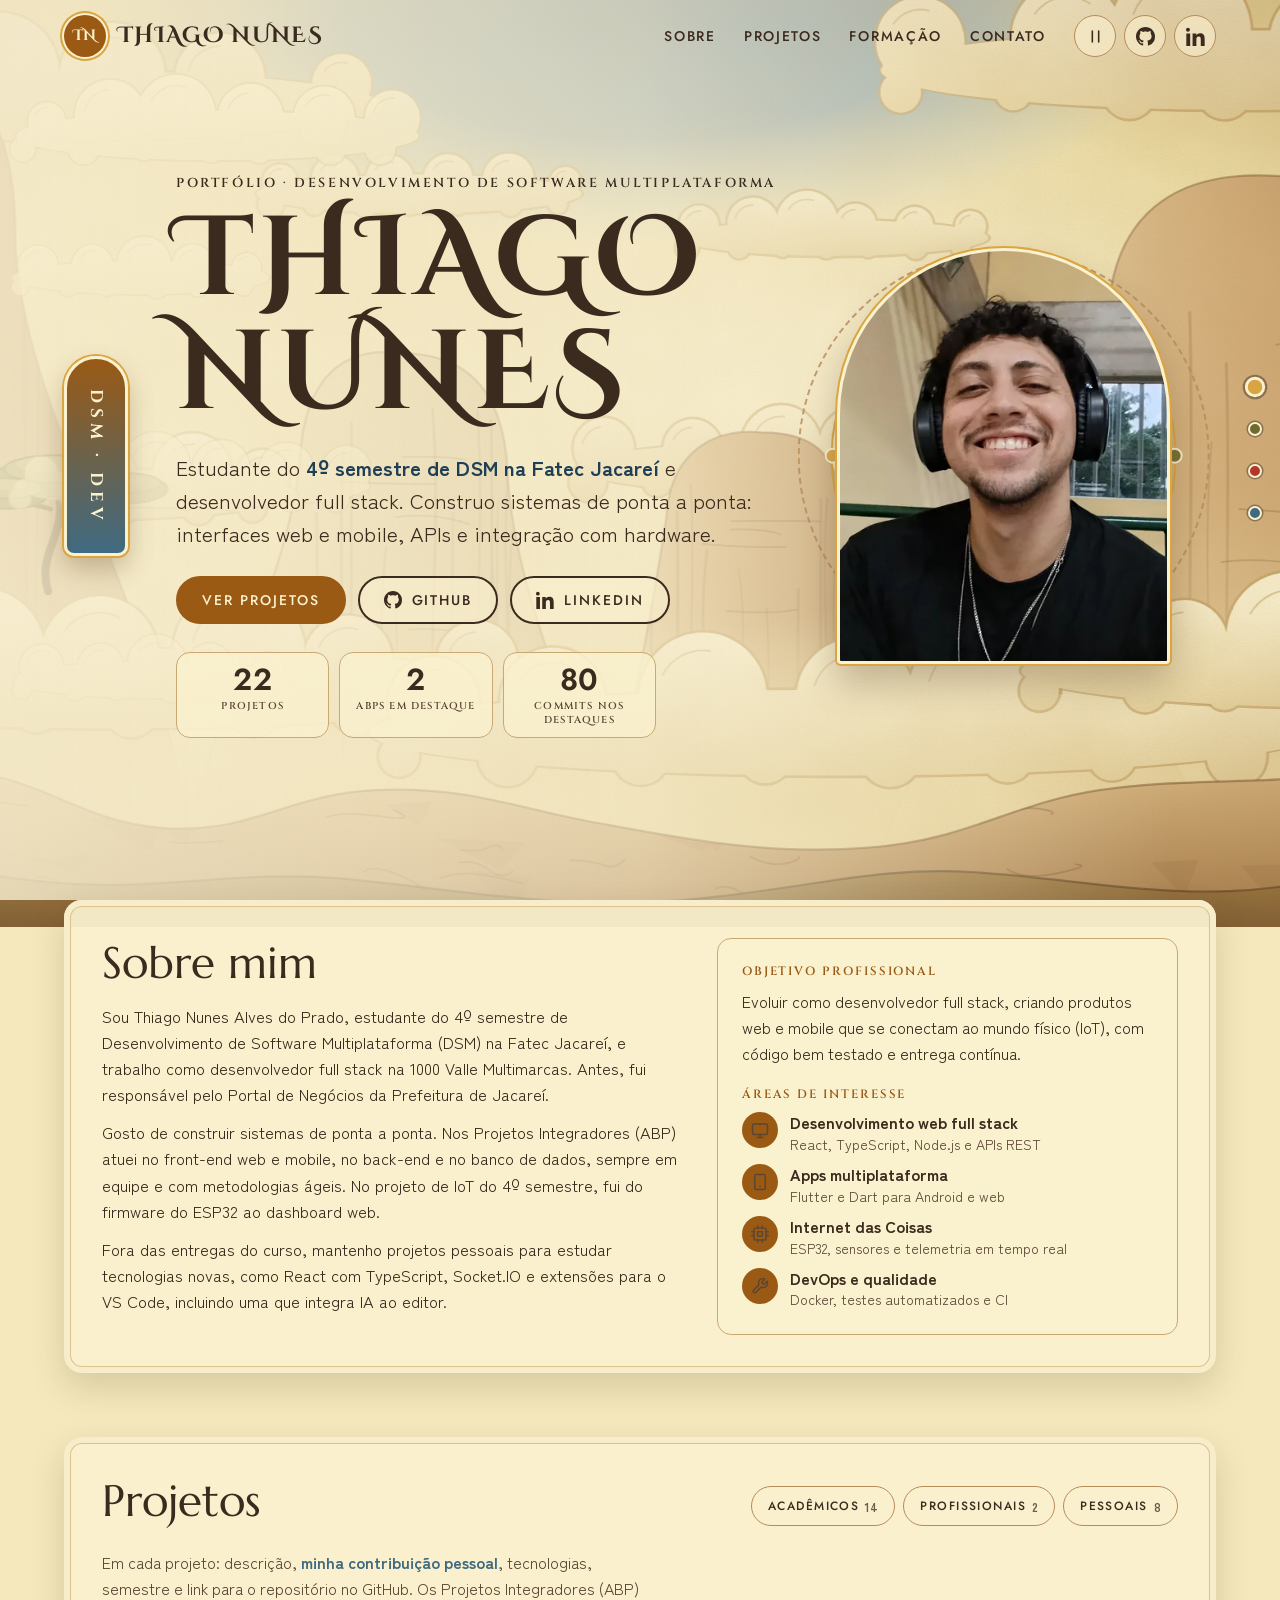
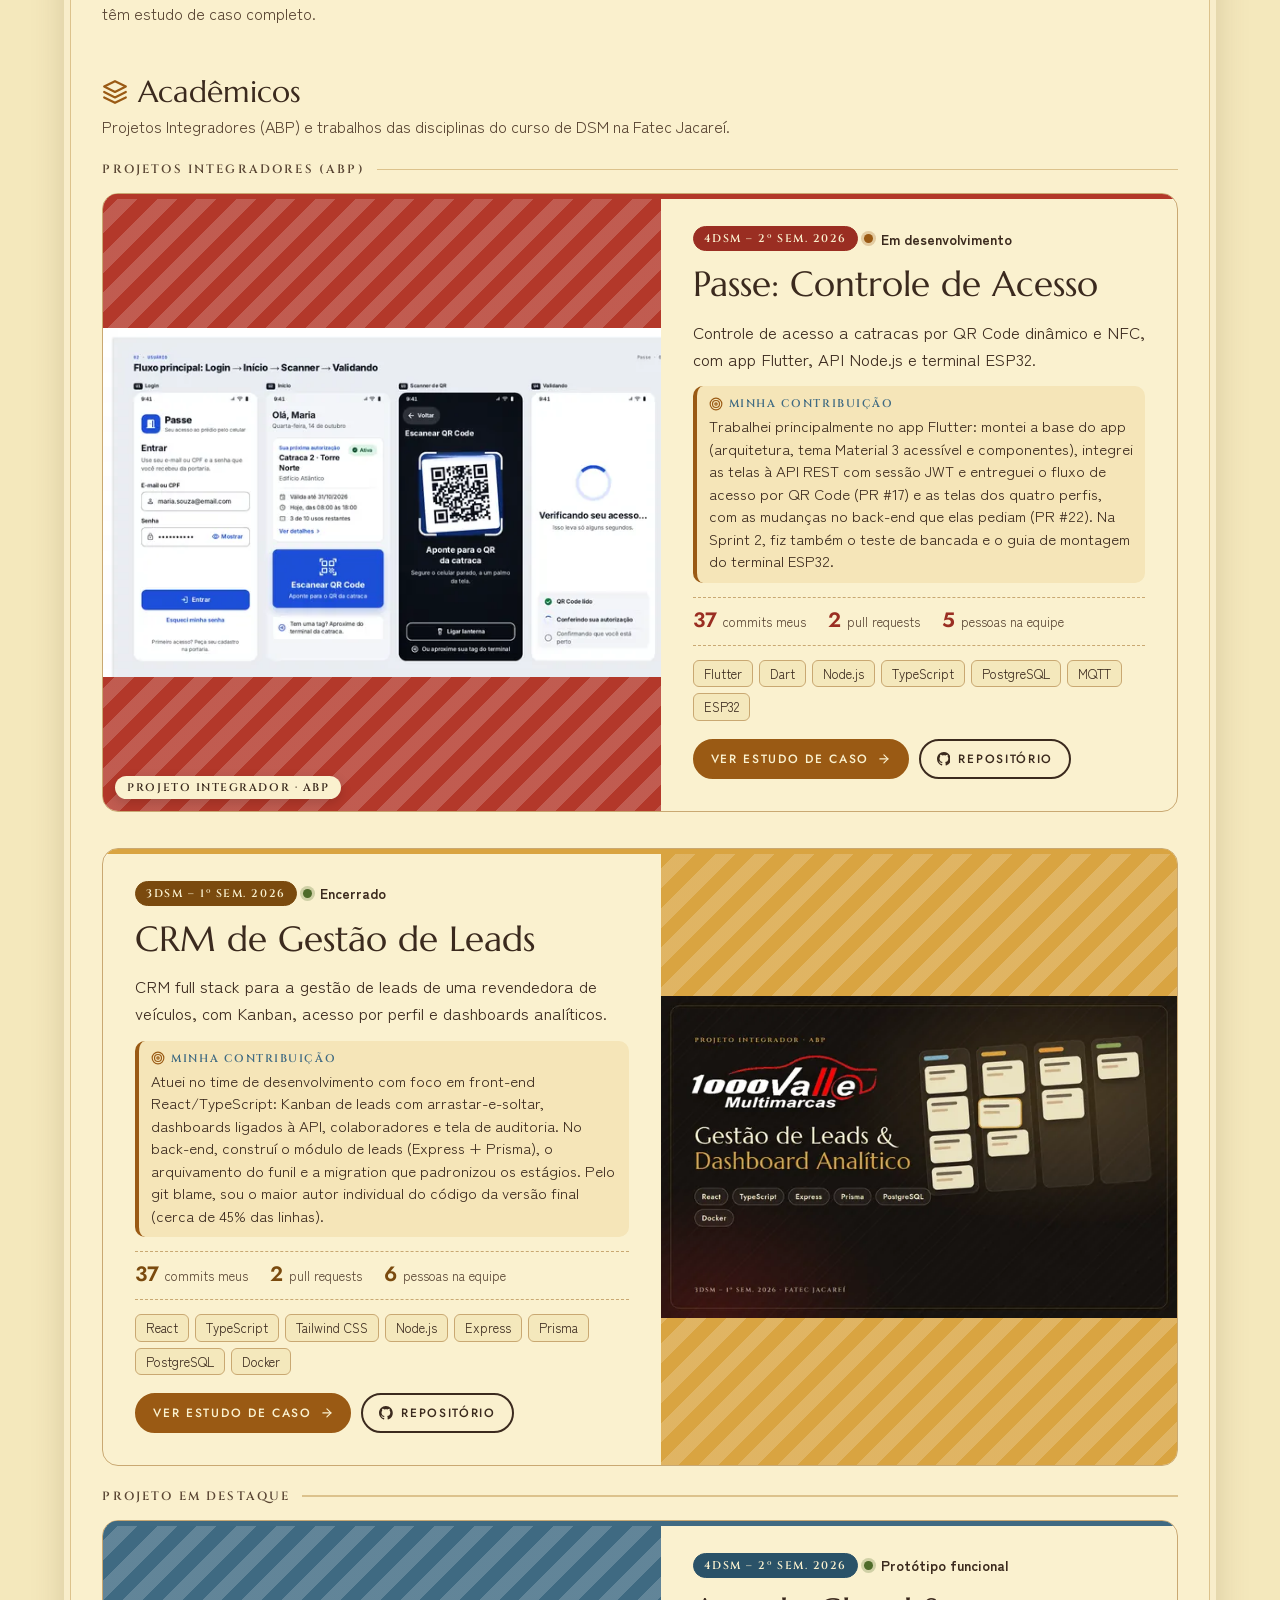
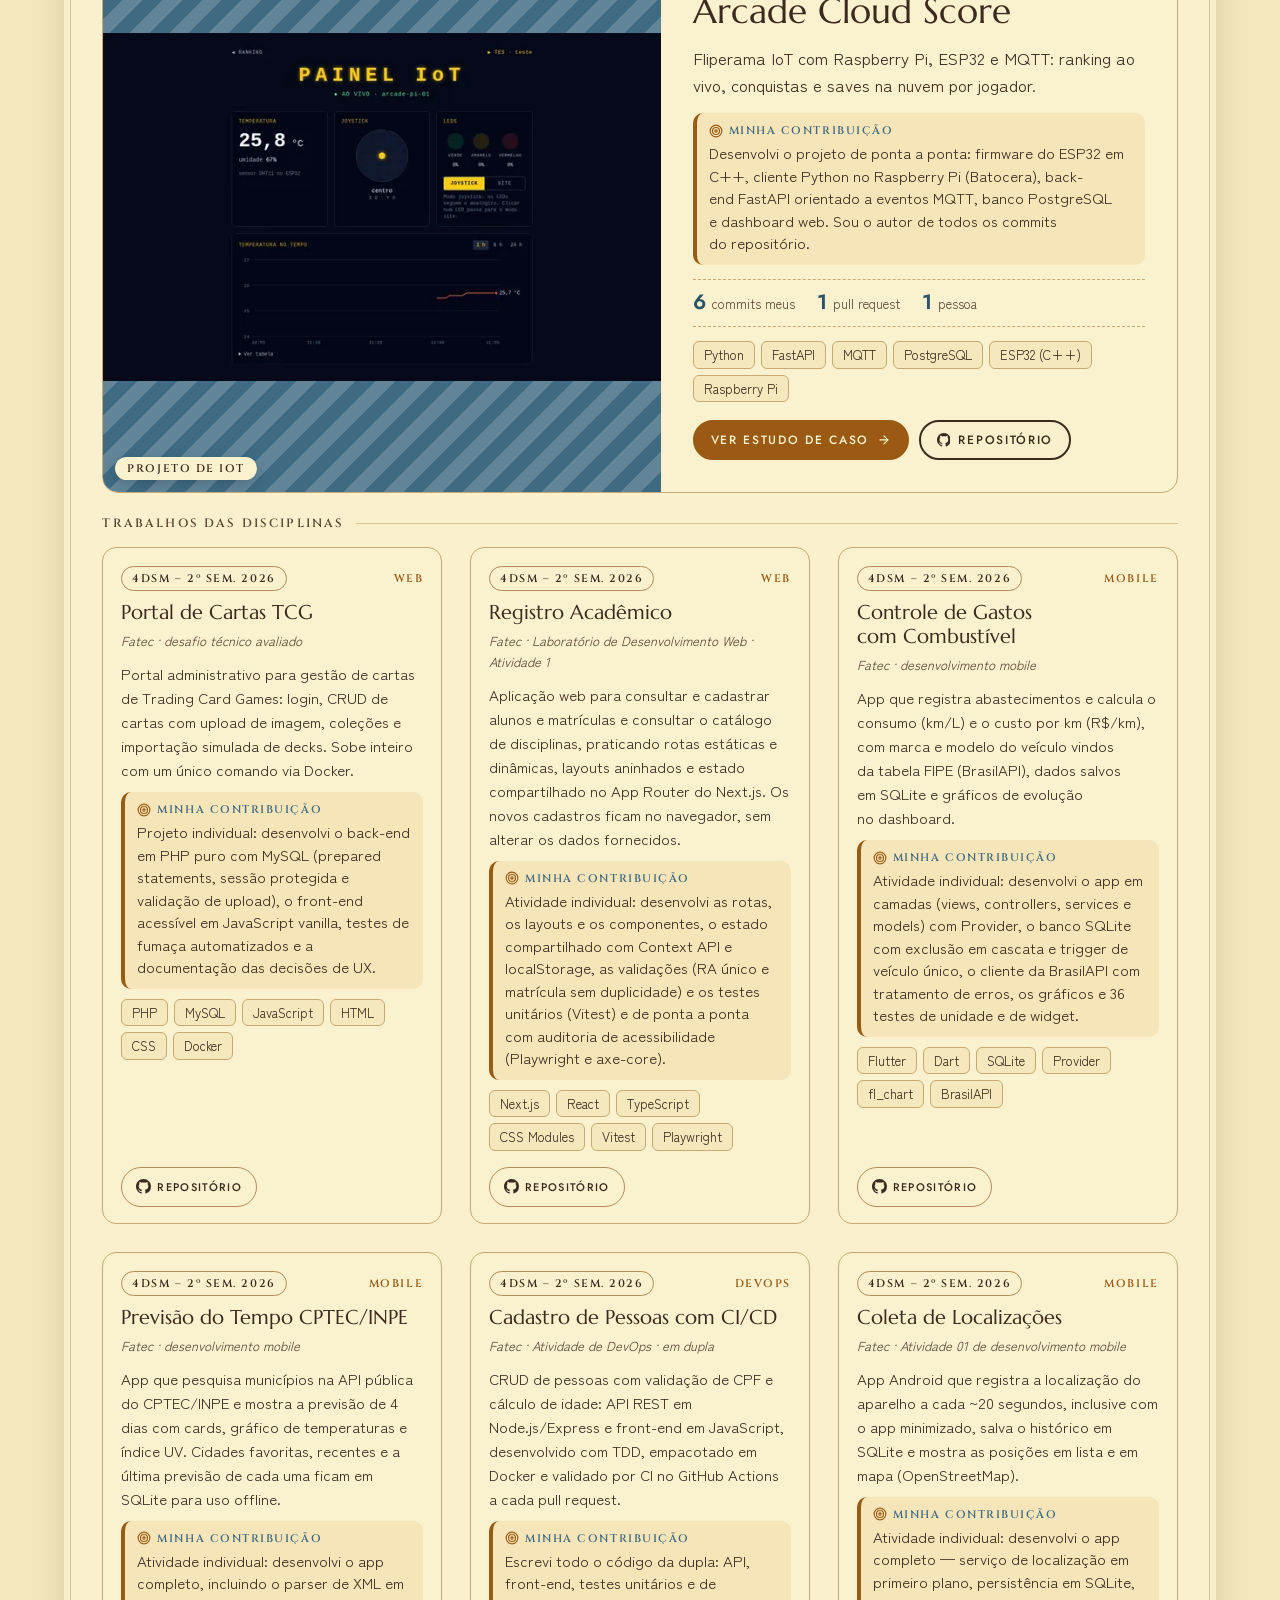
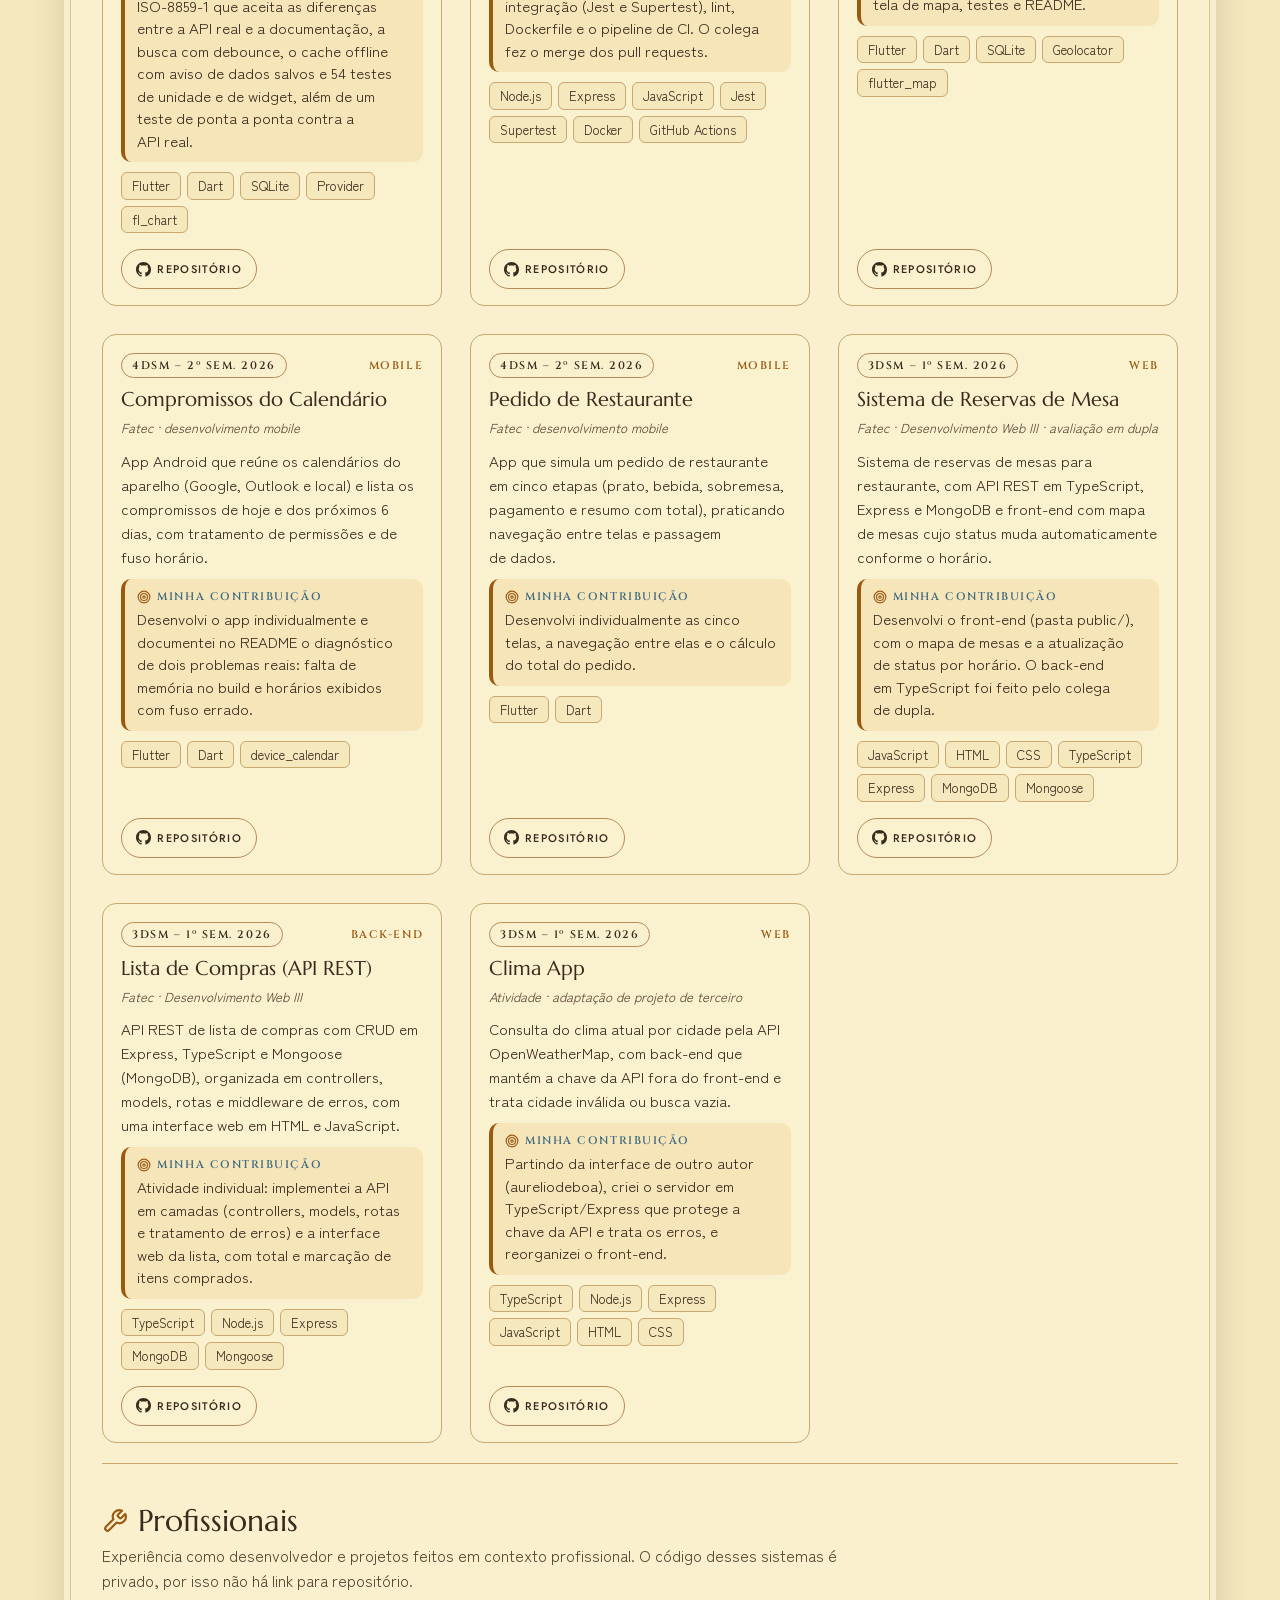
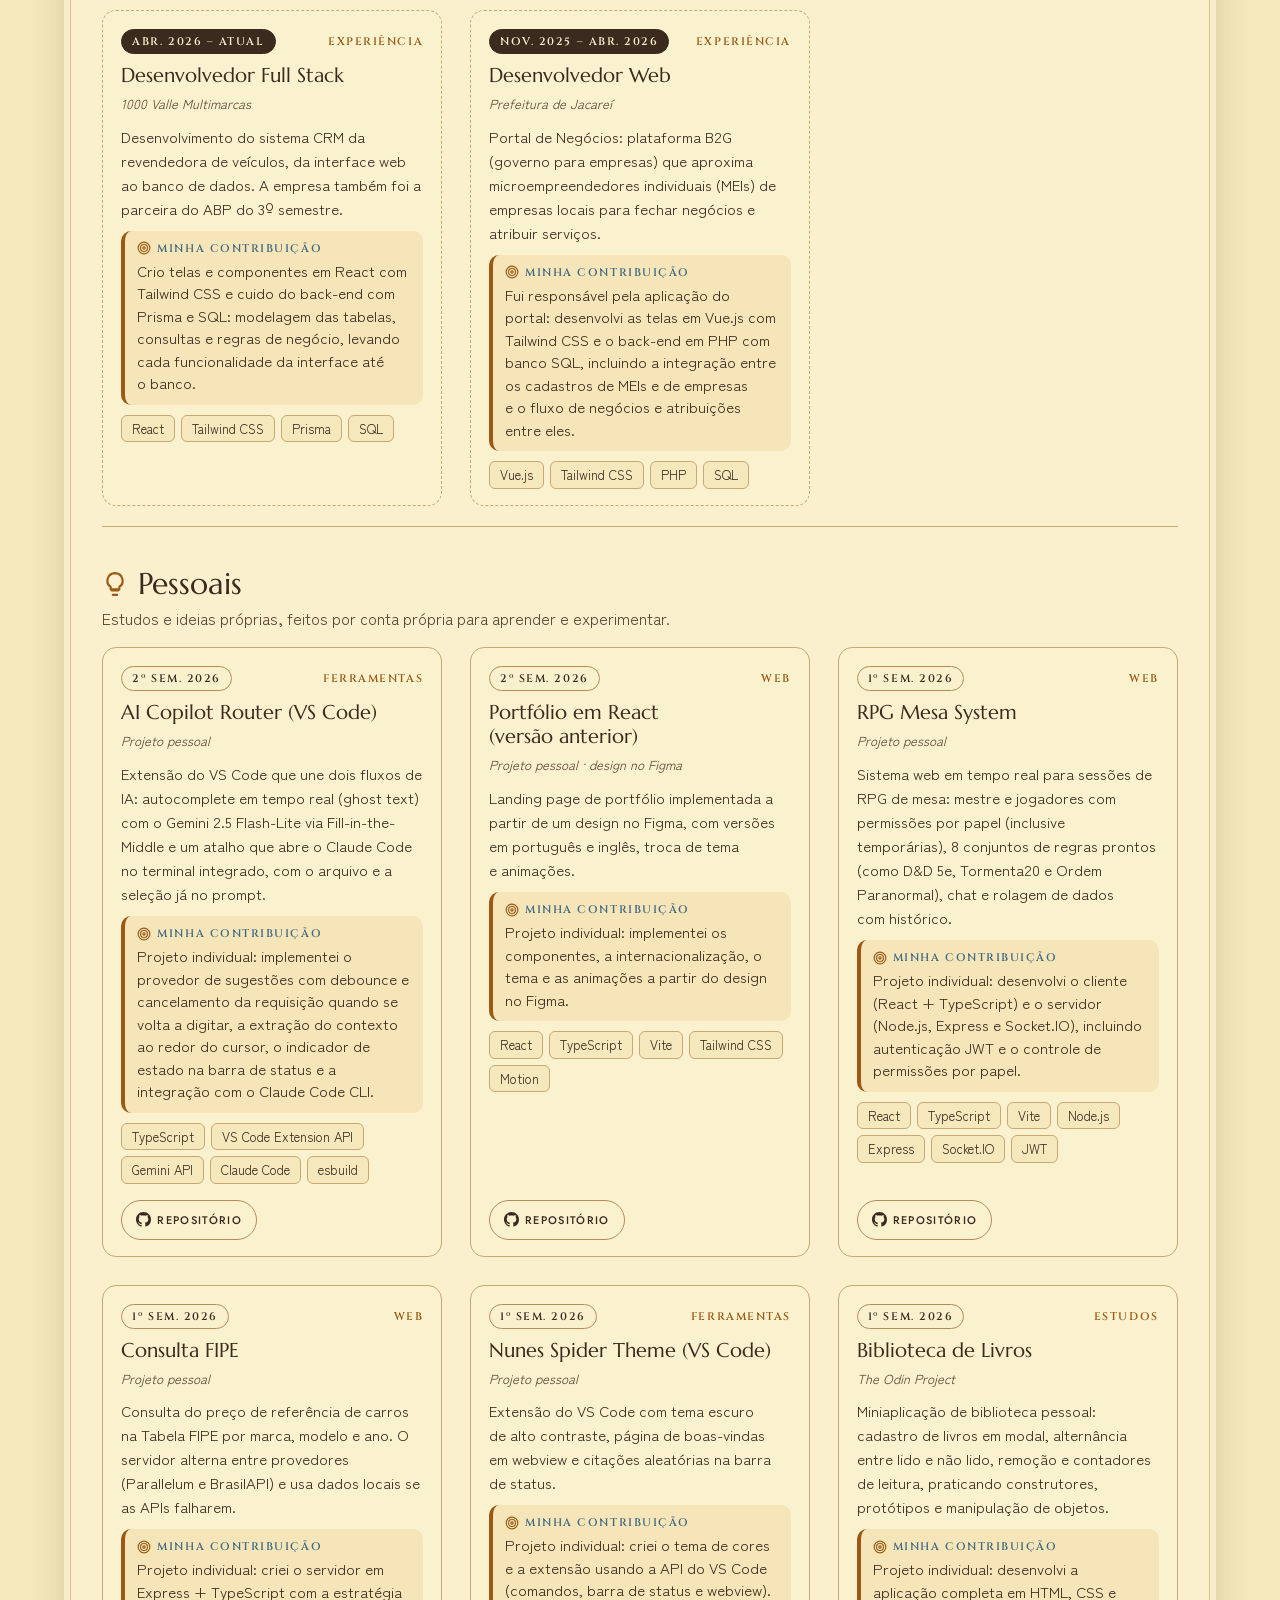
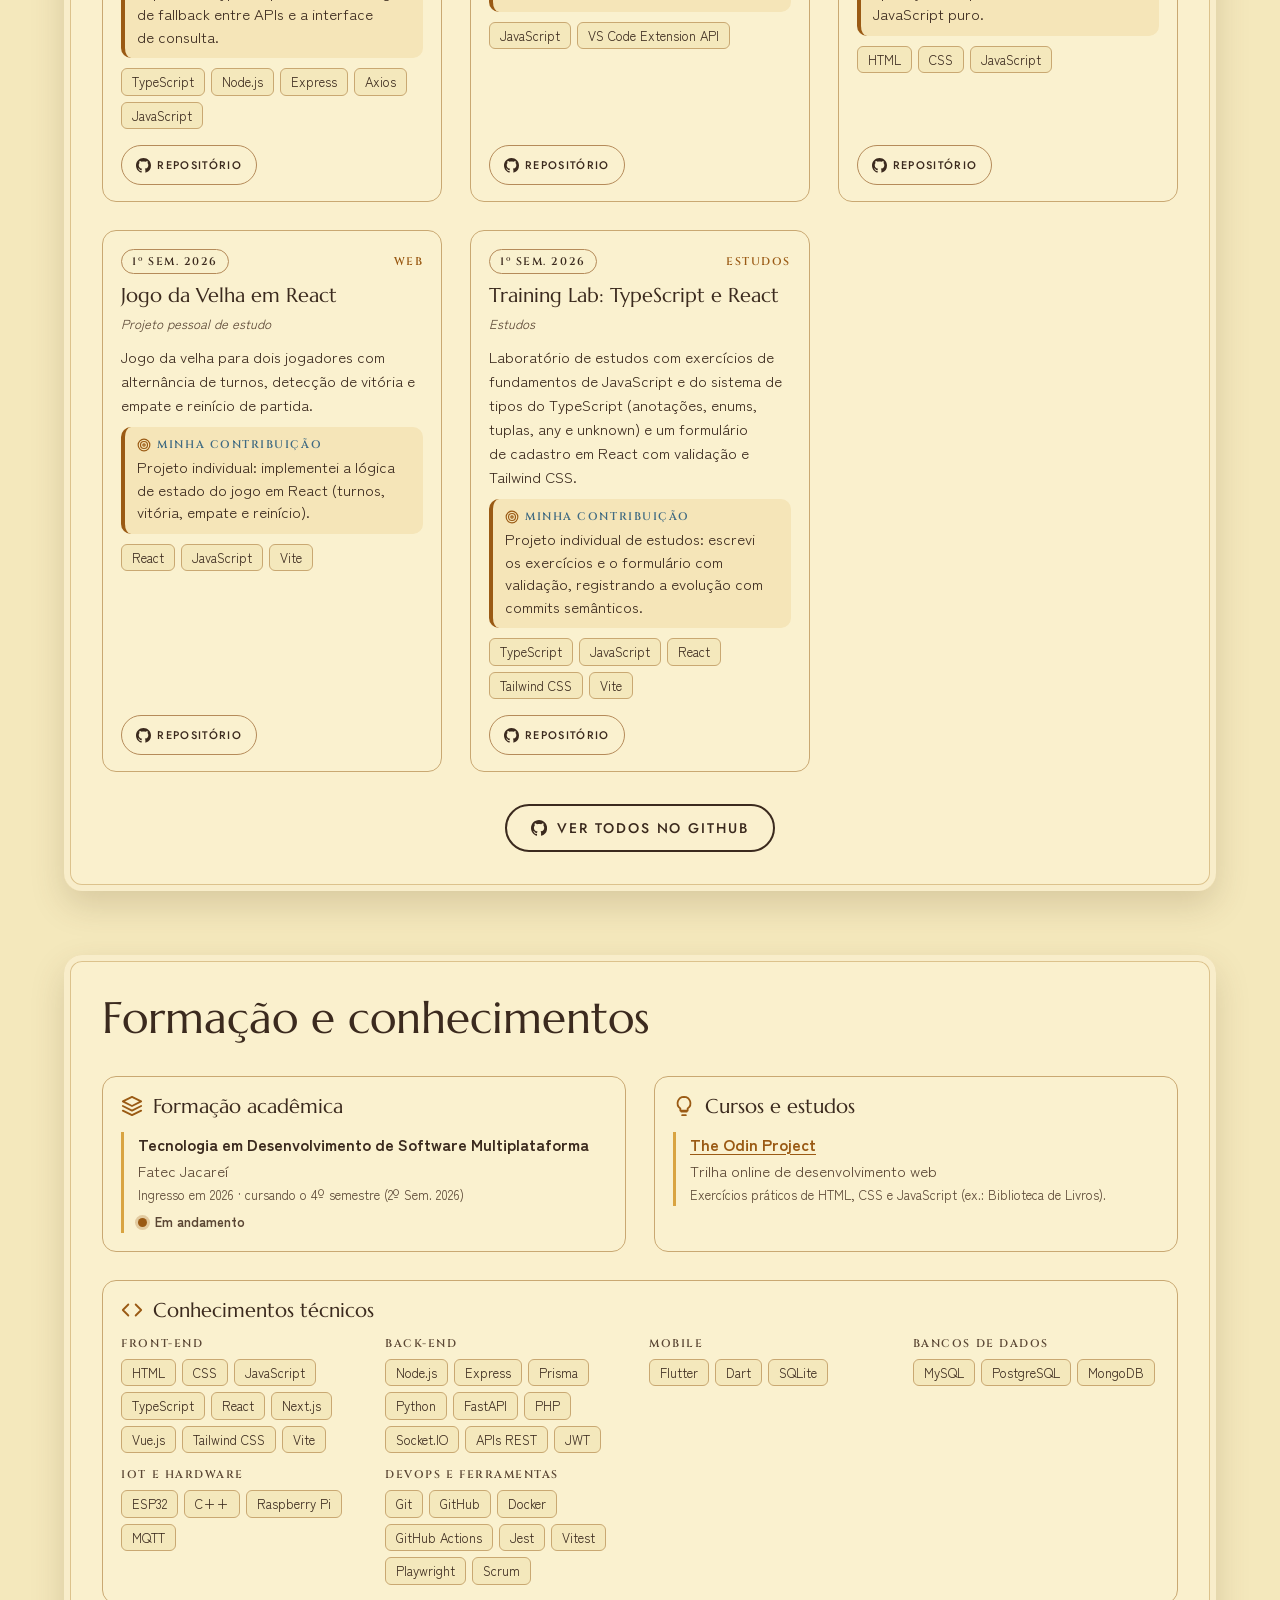
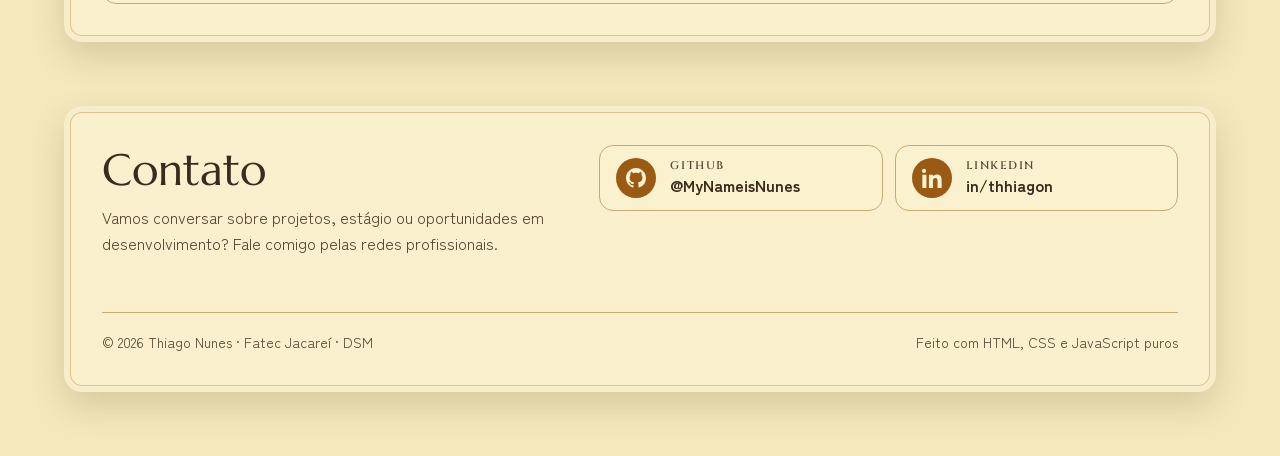
<file: docs/index.html>
<!DOCTYPE html>
<html lang="pt-BR">
<head>
<meta charset="utf-8">
<meta name="viewport" content="width=device-width, initial-scale=1, viewport-fit=cover">
<title>Thiago Nunes · Portfólio · DSM Fatec Jacareí</title>
<meta name="description" content="Portfólio de Thiago Nunes, estudante de Desenvolvimento de Software Multiplataforma na Fatec Jacareí: projetos integradores (ABP), projetos acadêmicos, profissionais e pessoais.">
<meta name="author" content="Thiago Nunes Alves do Prado">
<meta name="theme-color" content="#F4E8BC">
<meta property="og:type" content="website">
<meta property="og:locale" content="pt_BR">
<meta property="og:title" content="Thiago Nunes · Portfólio">
<meta property="og:description" content="Desenvolvimento de Software Multiplataforma — Fatec Jacareí. ABPs do 3º e 4º semestres, IoT, web e mobile.">
<link rel="icon" href="assets/img/favicon.svg" type="image/svg+xml">
<link rel="preload" href="assets/fonts/cinzel-decorative-700-nome.woff2" as="font" type="font/woff2" crossorigin>
<link rel="preload" href="assets/fonts/zen-kaku-gothic-new-400-latin.woff2" as="font" type="font/woff2" crossorigin>
<link rel="stylesheet" href="assets/css/site.css">
<link rel="stylesheet" href="assets/css/home.css">

<!-- Dados (edite estes arquivos para atualizar o conteúdo) → núcleo → página -->
<script defer src="assets/js/dados/perfil.js"></script>
<script defer src="assets/js/dados/projetos.js"></script>
<script defer src="assets/js/dados/repositorios.js"></script>
<script defer src="assets/js/site.js"></script>
<script defer src="assets/js/home.js"></script>
</head>
<body data-el="ar">
  <a class="skip-link" href="#conteudo">Pular para o conteúdo</a>

  <!-- Fundo e efeitos dos elementos (decorativos) -->
  <div class="bg" id="bg" aria-hidden="true"></div>
  <div class="tint" aria-hidden="true"></div>
  <div class="fx" aria-hidden="true">
    <div class="fx-g fx-ar">
      <img class="cloud c1" src="assets/img/efeitos/nuvem-a.svg" alt="">
      <img class="cloud c2" src="assets/img/efeitos/nuvem-b.svg" alt="">
      <img class="cloud c3" src="assets/img/efeitos/nuvem-a.svg" alt="">
      <img class="cloud c4" src="assets/img/efeitos/nuvem-b.svg" alt="">
    </div>
    <div class="fx-g fx-terra"><div id="leaves"></div></div>
    <div class="fx-g fx-fogo"><div class="glow"></div><div id="embers"></div></div>
    <div class="fx-g fx-agua">
      <div id="bubbles"></div>
      <svg class="wave w1" viewBox="0 0 1440 120" preserveAspectRatio="none"><path d="M0,60 C120,20 240,20 360,60 S600,100 720,60 S960,20 1080,60 S1320,100 1440,60 L1440,120 L0,120Z"/></svg>
      <svg class="wave w2" viewBox="0 0 1440 120" preserveAspectRatio="none"><path d="M0,60 C120,20 240,20 360,60 S600,100 720,60 S960,20 1080,60 S1320,100 1440,60 L1440,120 L0,120Z"/></svg>
    </div>
  </div>
  <div class="veil" aria-hidden="true"></div>

  <nav class="rail" aria-label="Atalhos para as seções">
    <a href="#inicio" data-el="ar" style="--k:#D9A441"><span>Apresentação</span><i></i></a>
    <a href="#projetos" data-el="terra" style="--k:#6F6A2E"><span>Projetos</span><i></i></a>
    <a href="#complementares" data-el="fogo" style="--k:#B3382A"><span>Formação</span><i></i></a>
    <a href="#contato" data-el="agua" style="--k:#3F6A82"><span>Contato</span><i></i></a>
  </nav>

  <header class="site-header">
    <a class="brand" href="#inicio"><span class="seal" aria-hidden="true">TN</span><span class="brand-name">Thiago Nunes</span></a>
    <button class="menu-toggle" type="button" aria-expanded="false" aria-controls="menu" aria-label="Abrir menu"><span></span><span></span><span></span></button>
    <nav class="site-nav" id="menu" aria-label="Principal">
      <a class="nav-link" href="#sobre">Sobre</a>
      <a class="nav-link" href="#projetos">Projetos</a>
      <a class="nav-link" href="#complementares">Formação</a>
      <a class="nav-link" href="#contato">Contato</a>
      <span class="nav-social" data-redes="github linkedin"></span>
    </nav>
  </header>

  <main id="conteudo">
    <!-- ============ APRESENTAÇÃO (Ar) ============ -->
    <section class="hero" id="inicio" data-el="ar" aria-labelledby="titulo-nome">
      <div class="plaque" aria-hidden="true"><span>DSM · DEV</span></div>
      <div class="hero-text">
        <p class="eyebrow">Portfólio · Desenvolvimento de Software Multiplataforma</p>
        <h1 id="titulo-nome">Thiago Nunes</h1>
        <p class="lead">Estudante do <strong>4º semestre de DSM na Fatec Jacareí</strong> e desenvolvedor full stack. Construo sistemas de ponta a ponta: interfaces web e mobile, APIs e integração com hardware.</p>
        <div class="actions">
          <a class="btn btn-primary" href="#projetos">Ver projetos</a>
          <a class="btn btn-ghost" data-link="github" href="https://github.com/MyNameisNunes" target="_blank" rel="noopener noreferrer"><span data-icon="github"></span>GitHub</a>
          <a class="btn btn-ghost" data-link="linkedin" href="https://www.linkedin.com/in/thhiagon/" target="_blank" rel="noopener noreferrer"><span data-icon="linkedin"></span>LinkedIn</a>
        </div>
        <dl class="hero-stats" id="hero-stats"></dl>
      </div>
      <figure class="photo">
        <div class="ring-box" aria-hidden="true">
          <div class="ring ring-a"></div>
          <div class="ring ring-b">
            <i style="left:50%;top:0;--c:var(--agua)"></i>
            <i style="left:100%;top:50%;--c:var(--terra)"></i>
            <i style="left:50%;top:100%;--c:var(--fogo)"></i>
            <i style="left:0;top:50%;--c:var(--ar)"></i>
          </div>
        </div>
        <div class="frame">
          <picture>
            <source type="image/webp" srcset="assets/img/perfil/thiago-400.webp 400w, assets/img/perfil/thiago-800.webp 800w" sizes="(max-width: 760px) 56vw, 26vw">
            <img src="assets/img/perfil/thiago-800.jpg" srcset="assets/img/perfil/thiago-400.jpg 400w, assets/img/perfil/thiago-800.jpg 800w" sizes="(max-width: 760px) 56vw, 26vw" width="800" height="1000" alt="Foto de Thiago Nunes sorrindo, de fones de ouvido" fetchpriority="high">
          </picture>
        </div>
      </figure>
    </section>

    <section class="section" id="sobre" data-el="ar" aria-labelledby="titulo-sobre">
      <div class="panel about reveal">
        <div class="about-text">
          <h2 id="titulo-sobre">Sobre mim</h2>
          <div class="prose" id="apresentacao"></div>
        </div>
        <div class="about-goals">
          <h3>Objetivo profissional</h3>
          <p id="objetivo"></p>
          <h3>Áreas de interesse</h3>
          <ul class="interest-list" id="interesses"></ul>
        </div>
      </div>
    </section>

    <!-- ============ PROJETOS (Terra) ============ -->
    <section class="section" id="projetos" data-el="terra" aria-labelledby="titulo-projetos">
      <div class="panel reveal">
        <header class="section-head">
          <div>
            <h2 id="titulo-projetos">Projetos</h2>
          </div>
          <nav class="filters" aria-label="Categorias de projetos" id="proj-nav"></nav>
        </header>
        <p class="section-intro proj-intro">Em cada projeto: descrição, <strong>minha contribuição pessoal</strong>, tecnologias, semestre e link para o repositório no GitHub. Os Projetos Integradores (ABP) têm estudo de caso completo.</p>
        <div id="projetos-lista"></div>
        <noscript><p class="noscript">Ative o JavaScript para ver a lista de projetos, ou acesse <a href="https://github.com/MyNameisNunes?tab=repositories">meus repositórios no GitHub</a>.</p></noscript>
      </div>
    </section>

    <!-- ============ INFORMAÇÕES COMPLEMENTARES (Fogo) ============ -->
    <section class="section" id="complementares" data-el="fogo" aria-labelledby="titulo-compl">
      <div class="panel reveal">
        <header class="section-head">
          <div>
            <h2 id="titulo-compl">Formação e conhecimentos</h2>
          </div>
        </header>
        <div class="info-grid" id="complementares-grid"></div>
      </div>
    </section>
  </main>

  <!-- ============ CONTATO (Água) ============ -->
  <footer class="section site-footer" id="contato" data-el="agua" aria-labelledby="titulo-contato">
    <div class="panel contact reveal">
      <div class="contact-head">
        <h2 id="titulo-contato">Contato</h2>
        <p>Vamos conversar sobre projetos, estágio ou oportunidades em desenvolvimento? Fale comigo pelas redes profissionais.</p>
      </div>
      <div class="contact-links" data-contato></div>
      <div class="footer-note">
        <span>© <span data-ano>2026</span> Thiago Nunes · Fatec Jacareí · DSM</span>
        <span>Feito com HTML, CSS e JavaScript puros</span>
      </div>
    </div>
  </footer>
</body>
</html>
</file>
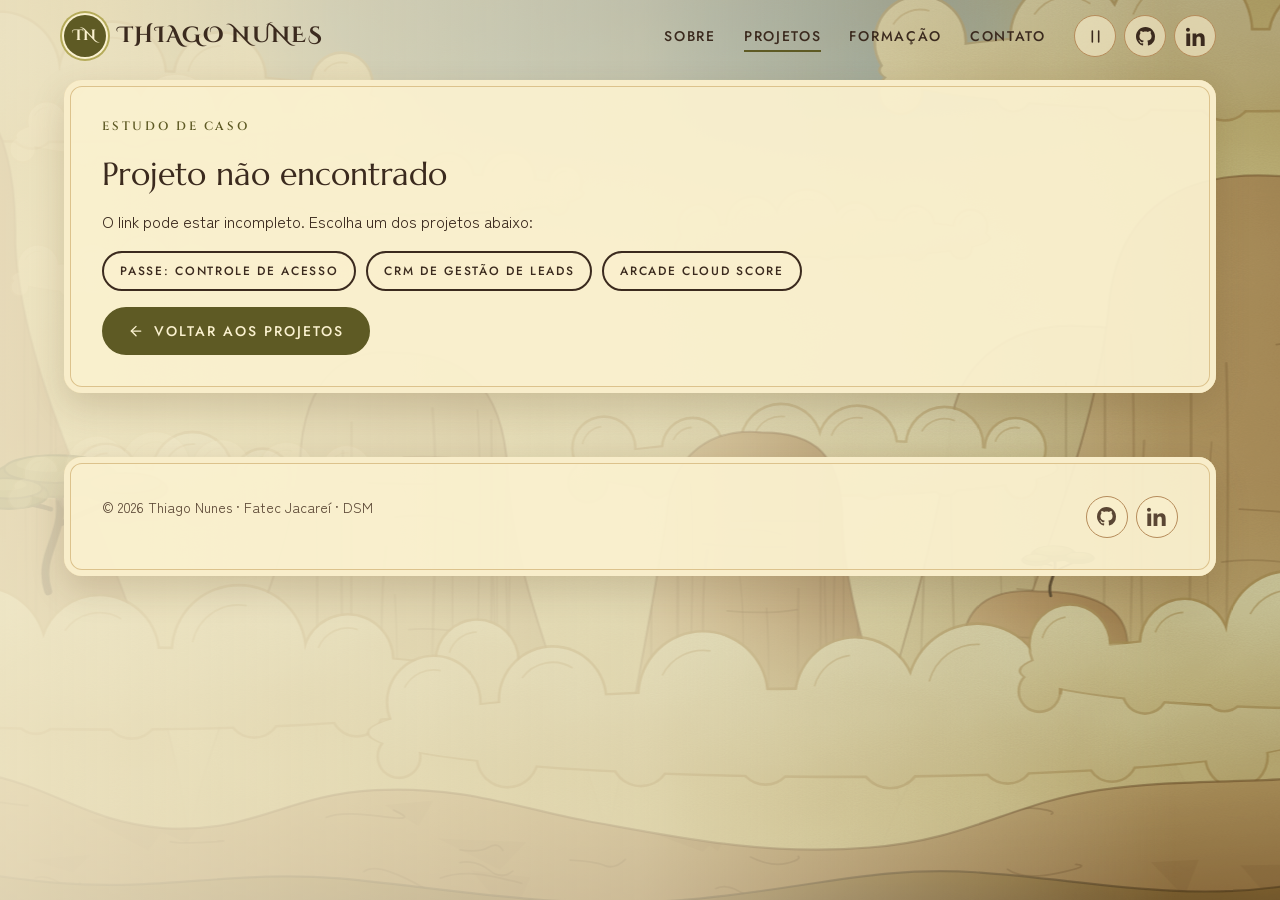
<file: docs/projeto.html>
<!DOCTYPE html>
<html lang="pt-BR">
<head>
<meta charset="utf-8">
<meta name="viewport" content="width=device-width, initial-scale=1, viewport-fit=cover">
<title>Estudo de caso · Thiago Nunes</title>
<meta name="description" content="Estudo de caso de projeto de Thiago Nunes — contexto, contribuição pessoal, arquitetura, tecnologias e processo.">
<meta name="author" content="Thiago Nunes Alves do Prado">
<meta name="theme-color" content="#F4E8BC">
<meta property="og:type" content="article">
<meta property="og:locale" content="pt_BR">
<meta property="og:title" content="Estudo de caso · Thiago Nunes">
<link rel="icon" href="assets/img/favicon.svg" type="image/svg+xml">
<link rel="preload" href="assets/fonts/marcellus-400-latin.woff2" as="font" type="font/woff2" crossorigin>
<link rel="preload" href="assets/fonts/zen-kaku-gothic-new-400-latin.woff2" as="font" type="font/woff2" crossorigin>
<link rel="stylesheet" href="assets/css/site.css">
<link rel="stylesheet" href="assets/css/projeto.css">

<!-- Dados → núcleo → página (o estudo de caso completo é carregado sob demanda) -->
<script defer src="assets/js/dados/perfil.js"></script>
<script defer src="assets/js/dados/projetos.js"></script>
<script defer src="assets/js/site.js"></script>
<script defer src="assets/js/projeto.js"></script>
</head>
<body data-el="terra" data-el-fixo>
  <a class="skip-link" href="#conteudo">Pular para o conteúdo</a>

  <div class="bg" id="bg" aria-hidden="true"></div>
  <div class="tint" aria-hidden="true"></div>
  <div class="fx" aria-hidden="true">
    <div class="fx-g fx-ar">
      <img class="cloud c1" src="assets/img/efeitos/nuvem-a.svg" alt="">
      <img class="cloud c2" src="assets/img/efeitos/nuvem-b.svg" alt="">
      <img class="cloud c3" src="assets/img/efeitos/nuvem-a.svg" alt="">
    </div>
    <div class="fx-g fx-terra"><div id="leaves"></div></div>
    <div class="fx-g fx-fogo"><div class="glow"></div><div id="embers"></div></div>
    <div class="fx-g fx-agua">
      <div id="bubbles"></div>
      <svg class="wave w1" viewBox="0 0 1440 120" preserveAspectRatio="none"><path d="M0,60 C120,20 240,20 360,60 S600,100 720,60 S960,20 1080,60 S1320,100 1440,60 L1440,120 L0,120Z"/></svg>
      <svg class="wave w2" viewBox="0 0 1440 120" preserveAspectRatio="none"><path d="M0,60 C120,20 240,20 360,60 S600,100 720,60 S960,20 1080,60 S1320,100 1440,60 L1440,120 L0,120Z"/></svg>
    </div>
  </div>
  <div class="veil" aria-hidden="true"></div>

  <header class="site-header">
    <a class="brand" href="index.html#inicio"><span class="seal" aria-hidden="true">TN</span><span class="brand-name">Thiago Nunes</span></a>
    <button class="menu-toggle" type="button" aria-expanded="false" aria-controls="menu" aria-label="Abrir menu"><span></span><span></span><span></span></button>
    <nav class="site-nav" id="menu" aria-label="Principal">
      <a class="nav-link" href="index.html#sobre">Sobre</a>
      <a class="nav-link" href="index.html#projetos" aria-current="page">Projetos</a>
      <a class="nav-link" href="index.html#complementares">Formação</a>
      <a class="nav-link" href="index.html#contato">Contato</a>
      <span class="nav-social" data-redes="github linkedin"></span>
    </nav>
  </header>

  <main id="conteudo" class="case-top">
    <div id="case">
      <noscript>
        <div class="section"><div class="panel">
          <h1>Estudo de caso</h1>
          <p>Ative o JavaScript para ver este estudo de caso, ou volte para a <a href="index.html#projetos">lista de projetos</a>.</p>
        </div></div>
      </noscript>
    </div>
  </main>

  <footer class="section site-footer">
    <div class="panel">
      <div class="footer-note" style="margin-top:0;padding-top:0;border-top:0">
        <span>© <span data-ano>2026</span> Thiago Nunes · Fatec Jacareí · DSM</span>
        <span class="nav-social" data-redes="github linkedin"></span>
      </div>
    </div>
  </footer>
</body>
</html>
</file>
<file: docs/assets/css/site.css>
/* ==========================================================================
   site.css — estilos comuns a todas as páginas
   1. Fontes  2. Tokens  3. Base  4. Efeitos  5. Layout  6. Componentes
   ========================================================================== */

/* ===== 1. Fontes (hospedadas no repositório · licença OFL em assets/fonts/LICENCAS-OFL.txt) ===== */

@font-face {
  font-family: "Cinzel";
  src: url("../fonts/cinzel-400-700-latin.woff2") format("woff2");
  font-weight: 400 700; font-style: normal; font-display: swap;
}
/* Cinzel Decorative reduzida às letras de "Thiago Nunes" (só o nome usa esta fonte).
   Se mudar o nome, gere de novo: pyftsubset <fonte>.woff2 --text="NOVO NOME" --flavor=woff2 */
@font-face {
  font-family: "Cinzel Decorative";
  src: url("../fonts/cinzel-decorative-700-nome.woff2") format("woff2");
  font-weight: 700; font-style: normal; font-display: swap;
}
@font-face {
  font-family: "Marcellus";
  src: url("../fonts/marcellus-400-latin.woff2") format("woff2");
  font-weight: 400; font-style: normal; font-display: swap;
}
@font-face {
  font-family: "Jost";
  src: url("../fonts/jost-500-600-latin.woff2") format("woff2");
  font-weight: 500 600; font-style: normal; font-display: swap;
}
@font-face {
  font-family: "Zen Kaku Gothic New";
  src: url("../fonts/zen-kaku-gothic-new-400-latin.woff2") format("woff2");
  font-weight: 400; font-style: normal; font-display: swap;
}
@font-face {
  font-family: "Zen Kaku Gothic New";
  src: url("../fonts/zen-kaku-gothic-new-700-latin.woff2") format("woff2");
  font-weight: 700; font-style: normal; font-display: swap;
}

/* ===== 2. Tokens: paleta, tipografia, espaçamentos e temas por elemento ===== */

/* Propriedades registradas para permitir transição suave entre elementos */
@property --acc  { syntax: "<color>"; inherits: true; initial-value: #9A5A14; }
@property --acc2 { syntax: "<color>"; inherits: true; initial-value: #D9A441; }
@property --acc3 { syntax: "<color>"; inherits: true; initial-value: #3F6A82; }
@property --tint { syntax: "<color>"; inherits: true; initial-value: rgba(0, 0, 0, 0); }

:root {
  /* Paleta base */
  --papel: #F4E8BC;
  --nuvem: #FAF1CF;
  --areia: #D2AD7A;
  --rocha: #B58B5A;
  --tinta: #3B2A1E;
  --tinta-2: #5A4634;          /* texto secundário (contraste AA sobre --nuvem) */
  --linha: #C9A872;
  --linha-2: #DCC28C;

  /* Elementos */
  --agua: #3F6A82;
  --terra: #6F6A2E;
  --fogo: #B3382A;
  --ar: #D9A441;

  /* Estados */
  --ok: #4E6B2A;
  --andamento: #9A5A14;
  --planejado: #5A6E80;

  /* Tipografia (fontes instaladas no sistema primeiro; depois as .woff2 hospedadas em assets/fonts) */
  --logo: "Herculanum", "Cinzel Decorative", Georgia, serif;
  --botao: "Sackers Gothic Medium", "Sackers Gothic", "Jost", system-ui, sans-serif;
  --cap: "Trajan Pro", "Trajan Pro 3", "Cinzel", Georgia, serif;
  --titulo: "Albertus", "Albertus Medium", "Marcellus", Georgia, serif;
  --sans: "Zen Kaku Gothic New", system-ui, -apple-system, "Segoe UI", sans-serif;
  --mono: ui-monospace, "SFMono-Regular", "Cascadia Code", Menlo, Consolas, monospace;

  /* Espaço e forma */
  --pad: clamp(16px, 5vw, 72px);
  --gap: clamp(16px, 2.4vw, 28px);
  --header-h: 72px;
  --raio: 18px;
  --raio-sm: 12px;
  --painel: rgba(250, 241, 207, .94);
  --sombra: 0 14px 34px rgba(90, 60, 25, .18);
  --sombra-hover: 0 14px 28px rgba(90, 60, 25, .22);
  --max: 1200px;
}

/* Cada seção/página define o elemento ativo; as cores de acento acompanham */
body,
body[data-el="ar"]    { --acc: #9A5A14; --acc2: #D9A441; --acc3: #3F6A82; --tint: rgba(0, 0, 0, 0); }
body[data-el="terra"] { --acc: #5E5A24; --acc2: #B5AB5A; --acc3: #33341A; --tint: rgba(95, 105, 40, .30); }
body[data-el="fogo"]  { --acc: #B3382A; --acc2: #E39A3B; --acc3: #5A1E18; --tint: rgba(195, 62, 25, .36); }
body[data-el="agua"]  { --acc: #2F5F7A; --acc2: #7FB0C4; --acc3: #1F3F55; --tint: rgba(40, 100, 140, .32); }

/* Cor de destaque local de um card/projeto (definida via --c) */
[data-cor="ar"]    { --c: var(--ar);    --c-texto: #7A4A0E; }
[data-cor="terra"] { --c: var(--terra); --c-texto: #4F4B1C; }
[data-cor="fogo"]  { --c: var(--fogo);  --c-texto: #9A2E22; }
[data-cor="agua"]  { --c: var(--agua);  --c-texto: #2A5268; }

/* ===== 3. Base: reset, tipografia e utilitários ===== */

*, *::before, *::after { box-sizing: border-box; }

html {
  -webkit-text-size-adjust: 100%;
  text-size-adjust: 100%;
  scroll-behavior: smooth;
  scroll-padding-top: calc(var(--header-h) + 16px);
  background: var(--papel);
}

body {
  margin: 0;
  min-height: 100vh;
  min-height: 100svh;
  isolation: isolate;
  overflow-x: clip;
  font-family: var(--sans);
  font-size: 1rem;
  line-height: 1.6;
  color: var(--tinta);
  background: var(--papel);
  transition: --acc .9s ease, --acc2 .9s ease, --acc3 .9s ease, --tint .9s ease;
}

img, svg, video, picture { display: block; max-width: 100%; }
img { height: auto; }

a { color: var(--acc); text-underline-offset: .18em; text-decoration-thickness: 1px; }
a:hover { color: var(--tinta); }

h1, h2, h3, h4, h5 {
  margin: 0;
  font-family: var(--titulo);
  font-weight: 400;
  line-height: 1.15;
  text-wrap: balance;
}
h2 { font-size: clamp(1.75rem, 1.2rem + 2.2vw, 2.75rem); }
h3 { font-size: clamp(1.25rem, 1.1rem + .6vw, 1.5rem); }

p { margin: 0; text-wrap: pretty; }
ul, ol { margin: 0; padding: 0; }
dl, dd { margin: 0; }
button, input, select { font: inherit; color: inherit; }
code, kbd, pre { font-family: var(--mono); font-size: .92em; }

:focus-visible { outline: 3px solid var(--tinta); outline-offset: 2px; box-shadow: 0 0 0 6px var(--nuvem); border-radius: 4px; }
::selection { background: var(--ar); color: var(--tinta); }

/* Acessibilidade */
.sr-only {
  position: absolute !important;
  width: 1px; height: 1px; padding: 0; margin: -1px;
  overflow: hidden; clip: rect(0 0 0 0); white-space: nowrap; border: 0;
}
.skip-link {
  position: fixed; left: 12px; top: -80px; z-index: 100;
  padding: 12px 18px; border-radius: 999px;
  background: var(--tinta); color: var(--nuvem);
  font: 500 14px var(--botao); letter-spacing: .08em; text-transform: uppercase; text-decoration: none;
  transition: top .2s;
}
.skip-link:focus { top: 12px; color: var(--nuvem); }

/* Ícones SVG gerados pelo JS (assets/js/lib/icones.js) */
.icon { width: 1.15em; height: 1.15em; flex: none; fill: none; stroke: currentColor; stroke-width: 2; stroke-linecap: round; stroke-linejoin: round; }
.icon.is-solid { fill: currentColor; stroke: none; }

/* Rótulo "Elemento · X" */
.el-tag {
  margin: 0 0 6px;
  font: 600 12px var(--cap);
  letter-spacing: .22em;
  text-transform: uppercase;
  color: var(--c-texto, var(--acc));
}

/* Mensagem para quem navega sem JavaScript */
.noscript {
  max-width: var(--max); margin: 0 auto 24px; padding: 16px 20px;
  border-radius: var(--raio-sm); background: var(--nuvem); border: 1.5px solid var(--linha);
}

/* ===== 4. Efeitos: fundo, véu e partículas de cada elemento ===== */

.bg {
  position: fixed; inset: 0; z-index: -3;
  background: var(--papel) url("../img/fundo/avatar-bg.svg") center / cover no-repeat;
  transform: scale(1.06);
  will-change: transform;
}
.tint {
  position: fixed; inset: 0; z-index: -2; pointer-events: none;
  background: var(--tint);
  mix-blend-mode: multiply;
}
.veil {
  position: fixed; inset: 0; z-index: -1; pointer-events: none;
  background: linear-gradient(180deg, rgba(247, 238, 208, .78), rgba(247, 238, 208, .5));
}
@media (min-width: 761px) {
  .veil { background: linear-gradient(90deg, rgba(247, 238, 208, .82), rgba(247, 238, 208, .6) 50%, rgba(247, 238, 208, 0) 92%); }
}

.fx { position: fixed; inset: 0; z-index: -1; overflow: hidden; pointer-events: none; }
.fx-g { position: absolute; inset: 0; opacity: 0; visibility: hidden; transition: opacity 1.1s ease, visibility 0s linear 1.1s; }
.fx-ar { opacity: .35; visibility: visible; }
body[data-el="ar"] .fx-ar,
body[data-el="terra"] .fx-terra,
body[data-el="fogo"] .fx-fogo,
body[data-el="agua"] .fx-agua { opacity: 1; visibility: visible; transition: opacity 1.1s ease, visibility 0s; }
/* Partículas dos elementos inativos ficam pausadas (economiza CPU/GPU, sobretudo no celular) */
body:not([data-el="terra"]) .fx-terra *,
body:not([data-el="fogo"]) .fx-fogo *,
body:not([data-el="agua"]) .fx-agua * { animation-play-state: paused; }

/* Ar — nuvens */
.cloud { position: absolute; left: 0; height: auto; opacity: .85; animation: drift linear infinite; will-change: transform; }
.c1 { top: 6%;  width: max(34vw, 220px); animation-duration: 140s; animation-delay: -30s; }
.c2 { top: 24%; width: max(22vw, 160px); animation-duration: 190s; animation-delay: -120s; opacity: .7; }
.c3 { top: 46%; width: max(30vw, 200px); animation-duration: 160s; animation-delay: -90s; opacity: .6; }
.c4 { top: 68%; width: max(24vw, 170px); animation-duration: 210s; animation-delay: -10s; opacity: .55; }

/* Terra — folhas */
.leaf {
  position: absolute; top: -20px; left: var(--x);
  width: 16px; height: 9px; border-radius: 100% 0 100% 0;
  background: var(--c); opacity: 0;
  animation: fall var(--d) linear var(--delay) infinite;
}

/* Fogo — brasas e brilho */
.glow {
  position: absolute; left: 0; right: 0; bottom: 0; height: 50%;
  background: radial-gradient(110% 100% at 50% 100%, rgba(255, 110, 30, .5), rgba(255, 110, 30, 0) 70%);
  animation: flicker 2.6s ease-in-out infinite alternate;
}
.ember {
  position: absolute; bottom: -12px; left: var(--x);
  width: var(--s); height: var(--s); border-radius: 50%;
  background: #FFC266; box-shadow: 0 0 10px 2px #FF7A1A; opacity: 0;
  animation: ember var(--d) ease-in var(--delay) infinite;
}

/* Água — bolhas e ondas */
.bubble {
  position: absolute; bottom: -40px; left: var(--x);
  width: var(--s); height: var(--s); border-radius: 50%;
  border: 1.5px solid rgba(250, 241, 207, .85); background: rgba(255, 255, 255, .16); opacity: 0;
  animation: bubble var(--d) ease-in-out var(--delay) infinite;
}
.wave { position: absolute; left: 0; bottom: 0; width: 200%; fill: rgba(47, 95, 122, .28); animation: wave 16s linear infinite; }
.w1 { height: 110px; }
.w2 { height: 80px; fill: rgba(127, 176, 196, .35); animation-duration: 24s; animation-direction: reverse; }

@keyframes drift { from { transform: translateX(-40vw); } to { transform: translateX(110vw); } }
@keyframes fall {
  0%   { transform: translate(0, 0) rotate(0); opacity: 0; }
  10%  { opacity: .85; }
  50%  { transform: translate(14vw, 55vh) rotate(260deg); }
  90%  { opacity: .85; }
  100% { transform: translate(28vw, 110vh) rotate(560deg); opacity: 0; }
}
@keyframes flicker { from { opacity: .65; } to { opacity: 1; } }
@keyframes ember {
  0%   { transform: translate(0, 0) scale(1); opacity: 0; }
  12%  { opacity: 1; }
  100% { transform: translate(var(--sw), -105vh) scale(.2); opacity: 0; }
}
@keyframes bubble {
  0%   { transform: translate(0, 0); opacity: 0; }
  15%  { opacity: .9; }
  50%  { transform: translate(24px, -55vh); }
  100% { transform: translate(-16px, -108vh); opacity: 0; }
}
@keyframes wave { to { transform: translateX(-50%); } }

/* Animações de entrada reutilizadas */
@keyframes rise { from { opacity: 0; transform: translateY(26px); } }
@keyframes float { 50% { transform: translateY(-10px); } }
@keyframes spin { to { transform: rotate(360deg); } }

/* Só esconde quando o reveal.js está ativo (.has-reveal) — sem JS, tudo aparece */
.has-reveal .reveal { opacity: 0; transform: translateY(28px); transition: opacity .8s ease, transform .8s ease; }
.has-reveal .reveal.is-in { opacity: 1; transform: none; }
.has-reveal .is-in .stagger > * { animation: rise .6s ease backwards; animation-delay: calc(var(--i, 0) * 70ms + 120ms); }

/* Animações pausadas pelo botão do cabeçalho */
.sem-animacao *, .sem-animacao *::before, .sem-animacao *::after { animation-play-state: paused !important; }

@media (prefers-reduced-motion: reduce) {
  html { scroll-behavior: auto; }
  *, *::before, *::after { animation: none !important; transition: none !important; }
  .has-reveal .reveal { opacity: 1; transform: none; }
  .fx { display: none; }
  .bg { transform: none; }
}

/* ===== 5. Layout: cabeçalho, menu mobile, trilho, seções e rodapé ===== */

/* ---------- Cabeçalho ---------- */
.site-header {
  position: sticky; top: 0; z-index: 30;
  display: flex; align-items: center; justify-content: space-between; gap: 16px;
  min-height: var(--header-h);
  padding: 12px var(--pad);
  padding-top: max(12px, env(safe-area-inset-top));
  transition: background .25s, box-shadow .25s;
}
.site-header.is-scrolled,
.site-header.is-open {
  background: rgba(250, 241, 207, .95);
  box-shadow: 0 1px 0 var(--linha), 0 8px 20px rgba(90, 60, 25, .12);
}

.brand {
  display: inline-flex; align-items: center; gap: 12px; min-width: 0;
  color: var(--tinta); text-decoration: none;
  font-family: var(--logo); font-size: clamp(17px, 1rem + .5vw, 22px);
  letter-spacing: .06em; text-transform: uppercase; white-space: nowrap;
}
.brand:hover { color: var(--tinta); }
.seal {
  width: 42px; height: 42px; flex: none; border-radius: 50%;
  display: grid; place-items: center;
  font-size: 15px; letter-spacing: .04em;
  background: var(--acc); color: var(--nuvem);
  box-shadow: 0 0 0 2px var(--nuvem), 0 0 0 4px var(--acc2);
}

.site-nav { display: flex; align-items: center; gap: clamp(14px, 2.2vw, 32px); }
.site-nav .nav-link {
  position: relative; padding: 8px 0;
  color: var(--tinta); text-decoration: none;
  font: 500 14px var(--botao); letter-spacing: .12em; text-transform: uppercase;
}
.site-nav .nav-link::after {
  content: ""; position: absolute; left: 0; right: 0; bottom: 2px; height: 2px;
  background: var(--acc); transform: scaleX(0); transform-origin: left; transition: transform .25s;
}
.site-nav .nav-link:hover::after,
.site-nav .nav-link.is-active::after,
.site-nav .nav-link[aria-current="page"]::after { transform: scaleX(1); }
.nav-social { display: flex; align-items: center; gap: 8px; }

/* Botão do menu (somente mobile) */
.menu-toggle {
  display: none; position: relative; flex: none;
  width: 46px; height: 46px; border-radius: 50%;
  border: 1.5px solid var(--rocha); background: rgba(250, 241, 207, .7);
  cursor: pointer;
}
.menu-toggle span {
  position: absolute; left: 13px; right: 13px; height: 2px; border-radius: 2px;
  background: var(--tinta); transition: transform .25s, opacity .2s;
}
.menu-toggle span:nth-child(1) { top: 15px; }
.menu-toggle span:nth-child(2) { top: 21px; }
.menu-toggle span:nth-child(3) { top: 27px; }
.site-header.is-open .menu-toggle span:nth-child(1) { transform: translateY(6px) rotate(45deg); }
.site-header.is-open .menu-toggle span:nth-child(2) { opacity: 0; }
.site-header.is-open .menu-toggle span:nth-child(3) { transform: translateY(-6px) rotate(-45deg); }

@media (max-width: 860px) {
  :root { --header-h: 66px; }
  .menu-toggle { display: inline-block; }
  .site-nav {
    position: absolute; top: 100%; left: 0; right: 0;
    flex-direction: column; align-items: stretch; gap: 0;
    max-height: calc(100svh - var(--header-h));
    overflow-y: auto; overscroll-behavior: contain;
    padding: 4px var(--pad) 22px;
    background: rgba(250, 241, 207, .98);
    box-shadow: 0 1px 0 var(--linha), 0 18px 30px rgba(90, 60, 25, .18);
    opacity: 0; visibility: hidden; transform: translateY(-8px);
    transition: opacity .2s, transform .2s, visibility 0s .2s;
  }
  .site-header.is-open .site-nav { opacity: 1; visibility: visible; transform: none; transition: opacity .2s, transform .2s; }
  .site-nav .nav-link { padding: 16px 4px; font-size: 15px; border-bottom: 1px solid var(--linha-2); }
  .site-nav .nav-link::after { display: none; }
  .site-nav .nav-link.is-active,
  .site-nav .nav-link[aria-current="page"] { color: var(--c-texto, var(--acc)); border-left: 4px solid currentColor; padding-left: 10px; }
  .nav-social { padding-top: 18px; gap: 12px; }
}
@media (max-width: 380px) {
  .brand-name { font-size: 15px; letter-spacing: .04em; }
  .seal { width: 38px; height: 38px; font-size: 14px; }
}

/* ---------- Trilho de elementos (desktop) ---------- */
.rail {
  position: fixed; right: 18px; top: 50%; transform: translateY(-50%); z-index: 9;
  display: flex; flex-direction: column; gap: 18px;
}
.rail a { display: flex; align-items: center; justify-content: flex-end; gap: 10px; text-decoration: none; min-height: 24px; }
.rail span {
  font: 600 12px var(--cap); letter-spacing: .16em; text-transform: uppercase; color: var(--tinta);
  background: var(--nuvem); padding: 3px 10px; border-radius: 999px;
  opacity: 0; transform: translateX(6px); transition: opacity .25s, transform .25s;
}
.rail a:hover span, .rail a:focus-visible span { opacity: 1; transform: none; }
.rail i {
  width: 14px; height: 14px; border-radius: 50%; background: var(--k);
  border: 2px solid var(--nuvem); box-shadow: 0 0 0 1.5px rgba(59, 42, 30, .45);
  transition: transform .3s;
}
.rail a.is-active i { transform: scale(1.45); }
@media (max-width: 1100px) { .rail { display: none; } }

/* ---------- Seções e painéis ---------- */
.section { padding: 0 var(--pad) clamp(36px, 6vw, 64px); }
.panel {
  max-width: var(--max); margin: 0 auto;
  padding: clamp(20px, 3vw, 40px);
  background: var(--painel);
  border-radius: var(--raio);
  box-shadow: inset 0 0 0 6px var(--painel), inset 0 0 0 7px var(--linha-2), var(--sombra);
}
@media (max-width: 480px) {
  .section { padding-inline: 12px; }
  .panel { padding: 22px 16px; border-radius: 16px; box-shadow: inset 0 0 0 4px var(--painel), inset 0 0 0 5px var(--linha-2), var(--sombra); }
}

.section-head {
  display: flex; flex-wrap: wrap; align-items: flex-end; justify-content: space-between; gap: 14px 24px;
  margin-bottom: clamp(20px, 3vw, 32px);
}
.section-intro { max-width: 34em; color: var(--tinta-2); font-size: 1rem; }
.section-foot { display: flex; flex-wrap: wrap; justify-content: center; gap: 12px; margin-top: clamp(22px, 3vw, 32px); }

/* ---------- Rodapé / contato ---------- */
.site-footer { padding-bottom: max(clamp(36px, 6vw, 64px), env(safe-area-inset-bottom)); }
.footer-note {
  display: flex; flex-wrap: wrap; justify-content: space-between; gap: 8px 24px;
  margin-top: clamp(22px, 3vw, 32px); padding-top: 18px;
  border-top: 1.5px solid var(--linha);
  font-size: 14px; color: var(--tinta-2);
}
.footer-note a { color: inherit; }

/* ===== 6. Componentes comuns ===== */

/* ---------- Texto corrido ---------- */
.prose { display: grid; gap: 12px; max-width: 46em; font-size: 1.02rem; }
.prose p { color: var(--tinta); }
.muted { color: var(--tinta-2); }

/* ---------- Botões ---------- */
.btn {
  display: inline-flex; align-items: center; justify-content: center; gap: 10px;
  min-height: 48px; padding: 12px 24px; border-radius: 999px;
  font: 500 14px var(--botao); letter-spacing: .14em; text-transform: uppercase; text-decoration: none;
  border: 2px solid var(--tinta); cursor: pointer; text-align: center;
  transition: transform .15s, background .15s, color .15s, border-color .15s;
}
.btn:hover { transform: translateY(-2px); }
.btn:active { transform: none; }
.btn-primary { background: var(--acc); border-color: var(--acc); color: var(--nuvem); }
.btn-primary:hover { background: var(--tinta); border-color: var(--tinta); color: var(--nuvem); }
.btn-ghost { color: var(--tinta); background: rgba(250, 241, 207, .6); }
.btn-ghost:hover { background: var(--tinta); color: var(--nuvem); }
.btn-sm { min-height: 40px; padding: 8px 16px; font-size: 12px; gap: 8px; }

.icon-btn {
  display: inline-grid; place-items: center; flex: none;
  width: 42px; height: 42px; border-radius: 50%;
  color: var(--tinta); background: rgba(250, 241, 207, .6);
  border: 1.5px solid var(--rocha); text-decoration: none;
  transition: background .15s, color .15s, transform .15s;
}
button.icon-btn { padding: 0; cursor: pointer; font: inherit; }
.icon-btn[aria-pressed="true"] { background: var(--tinta); border-color: var(--tinta); color: var(--nuvem); }
.icon-btn:hover { background: var(--tinta); border-color: var(--tinta); color: var(--nuvem); transform: translateY(-2px); }
.icon-btn .icon { width: 19px; height: 19px; }

/* ---------- Selos (contexto, status) ---------- */
.badges { display: flex; flex-wrap: wrap; gap: 6px; }
.badge {
  display: inline-flex; align-items: center; gap: 6px;
  font: 600 11px var(--cap); letter-spacing: .14em; text-transform: uppercase;
  padding: 4px 10px; border-radius: 999px;
  border: 1.5px solid var(--c, var(--rocha)); color: var(--tinta); background: rgba(250, 241, 207, .7);
}
/* Fundo na variante escura da cor do projeto: contraste ≥ 6,5:1 com o texto claro */
.badge.is-solid { background: var(--c-texto, var(--tinta)); border-color: var(--c-texto, var(--tinta)); color: var(--nuvem); }
.status { display: inline-flex; align-items: center; gap: 8px; font-weight: 700; font-size: 14px; }
.status::before { content: ""; width: 9px; height: 9px; border-radius: 50%; background: var(--s, var(--ok)); box-shadow: 0 0 0 3px color-mix(in srgb, var(--s, var(--ok)) 25%, transparent); }
.status[data-status="andamento"] { --s: var(--andamento); }
.status[data-status="andamento"]::before { animation: pulse 1.8s ease-in-out infinite; }
@keyframes pulse { 50% { box-shadow: 0 0 0 6px color-mix(in srgb, var(--s) 10%, transparent); } }

/* ---------- Chips de tecnologia ---------- */
.tech-list { display: flex; flex-wrap: wrap; gap: 6px; list-style: none; }
.tech {
  display: inline-flex; align-items: center; gap: 6px;
  padding: 3px 10px; border-radius: 6px;
  font-size: 13px; font-weight: 500; line-height: 1.5;
  background: var(--papel); border: 1px solid var(--linha); color: var(--tinta);
}
</file>
<file: docs/assets/css/home.css>
/* ==========================================================================
   home.css — página inicial (hero, sobre, projetos, formação e contato)
   ========================================================================== */

/* ---------- Hero ---------- */
.hero {
  min-height: calc(100svh - var(--header-h));
  display: flex; flex-direction: column; align-items: center; gap: 28px;
  padding: 12px var(--pad) 56px;
}
.plaque {
  display: none;
  animation: rise .9s ease backwards, float 7s ease-in-out .9s infinite;
  flex: none; width: 64px; height: 200px;
  place-items: center;
  border-radius: 32px 32px 10px 10px;
  background: linear-gradient(180deg, var(--acc), var(--acc3));
  border: 3px solid var(--nuvem);
  box-shadow: 0 0 0 2px var(--acc2), 0 12px 26px rgba(80, 50, 20, .28);
}
.plaque span {
  writing-mode: vertical-rl;
  font-family: var(--cap); font-weight: 700; font-size: 17px;
  letter-spacing: .3em; color: var(--nuvem);
}
.hero-text { width: 100%; max-width: 40rem; text-align: center; }
.hero-text > * { animation: rise .8s ease backwards; }
.hero-text > :nth-child(2) { animation-delay: .12s; }
.hero-text > :nth-child(3) { animation-delay: .24s; }
.hero-text > :nth-child(4) { animation-delay: .36s; }
.hero-text > :nth-child(5) { animation-delay: .48s; }
.eyebrow {
  margin: 0 0 12px;
  font: 600 13px var(--cap); letter-spacing: .2em; text-transform: uppercase;
}
.hero h1 {
  font-family: var(--logo);
  font-size: clamp(2.6rem, 1.2rem + 7.4vw, 7rem);
  letter-spacing: .04em; text-transform: uppercase; line-height: 1.02;
  overflow-wrap: break-word;
}
.lead { max-width: 32em; margin: 18px auto 26px; font-size: clamp(1.05rem, .95rem + .55vw, 1.3rem); }
.lead strong { font-weight: 700; color: #1F3F55; }
.actions { display: flex; flex-wrap: wrap; justify-content: center; gap: 12px; }
.actions .btn .icon { width: 18px; height: 18px; }
@media (max-width: 480px) {
  .actions .btn { flex: 1 1 0; padding-inline: 14px; }
  .actions .btn-primary { flex-basis: 100%; }
}

.hero-stats {
  display: grid; grid-template-columns: repeat(3, minmax(0, 1fr)); gap: 10px;
  max-width: 30rem; margin: 28px auto 0;
}
.hero-stats div {
  display: flex; flex-direction: column; gap: 2px;
  padding: 10px 8px; border-radius: 14px; text-align: center;
  background: rgba(250, 241, 207, .78); border: 1.5px solid var(--linha);
}
.hero-stats dt { font: 600 10px var(--cap); letter-spacing: .12em; text-transform: uppercase; color: var(--tinta-2); }
.hero-stats dd { order: -1; font: 600 clamp(1.45rem, 1.2rem + 1vw, 1.9rem) / 1.1 var(--botao); letter-spacing: .02em; }

/* Foto */
.photo {
  position: relative; flex: none; margin: 18px 0 0; order: -1;
  width: min(210px, 56vw); aspect-ratio: 4 / 5;
  animation: rise 1s ease .3s backwards, float 8s ease-in-out 1.3s infinite;
}
.frame {
  position: relative; height: 100%; overflow: hidden;
  border-radius: 999px 999px 24px 24px;
  border: 3px solid var(--nuvem);
  box-shadow: 0 0 0 2px var(--acc2), 0 18px 36px rgba(80, 50, 20, .3);
  background: var(--papel);
}
.frame picture, .frame img { width: 100%; height: 100%; }
.frame img { object-fit: cover; object-position: 50% 30%; }
.ring-box { position: absolute; left: 50%; top: 50%; width: 124%; aspect-ratio: 1; translate: -50% -50%; z-index: -1; }
.ring { position: absolute; border-radius: 50%; animation: spin 80s linear infinite; }
.ring-a { inset: 0; border: 2px dashed var(--rocha); opacity: .8; }
.ring-b { inset: 8%; border: 2px solid var(--acc2); opacity: .9; animation-duration: 55s; animation-direction: reverse; }
.ring-b i {
  position: absolute; width: 16px; height: 16px; margin: -8px 0 0 -8px; border-radius: 50%;
  background: var(--c); border: 2px solid var(--nuvem);
}

@media (min-width: 761px) {
  .hero { flex-direction: row; gap: clamp(24px, 4vw, 48px); padding-top: 0; padding-bottom: 60px; }
  .plaque { display: grid; }
  .hero-text { text-align: left; max-width: none; flex: 1 1 auto; }
  .lead { margin-inline: 0; }
  .actions { justify-content: flex-start; }
  .hero-stats { margin-inline: 0; }
  .photo { order: 0; margin: 0 0 0 auto; width: clamp(220px, 26vw, 360px); }
}
@media (min-width: 1101px) { .hero { padding-right: max(var(--pad), 110px); } }
@media (min-width: 761px) and (max-width: 1000px) {
  .plaque { width: 52px; height: 160px; border-radius: 26px 26px 8px 8px; }
  .plaque span { font-size: 14px; }
}

/* ---------- Projetos em destaque ---------- */
.features { display: grid; gap: clamp(22px, 3.2vw, 36px); }
.feature {
  position: relative; display: grid; overflow: hidden;
  border-radius: 16px; background: var(--nuvem);
  border: 1.5px solid var(--linha);
  box-shadow: 0 1px 0 rgba(255, 255, 255, .6) inset;
  transition: transform .25s, box-shadow .25s;
}
.feature::before { content: ""; position: absolute; inset: 0 0 auto; height: 5px; background: var(--c); z-index: 1; }
.feature:hover { transform: translateY(-4px); box-shadow: var(--sombra-hover); }
.feature-media {
  position: relative; display: block; overflow: hidden; aspect-ratio: 16 / 10;
  background: repeating-linear-gradient(135deg, var(--c) 0 14px, color-mix(in srgb, var(--c) 82%, white) 14px 28px);
}
.feature-media img { width: 100%; height: 100%; object-fit: cover; object-position: top center; transition: transform .5s ease; }
.feature:hover .feature-media img { transform: scale(1.03); }
.feature-media .media-tag {
  position: absolute; left: 12px; bottom: 12px;
  padding: 4px 12px; border-radius: 999px;
  font: 600 11px var(--cap); letter-spacing: .14em; text-transform: uppercase;
  background: var(--nuvem); color: var(--tinta); box-shadow: 0 4px 12px rgba(0, 0, 0, .15);
}
.feature-body { display: flex; flex-direction: column; gap: 14px; padding: clamp(18px, 2.6vw, 32px); }
.feature-body h5 { font-family: var(--titulo); font-weight: 400; line-height: 1.12; font-size: clamp(1.5rem, 1.15rem + 1.3vw, 2.2rem); text-wrap: balance; }
.feature-body h5 a { color: var(--tinta); text-decoration: none; }
.feature-body h5 a:hover { color: var(--c-texto, var(--acc)); }
.feature-tagline { font-size: 1.05rem; }
.feature-stats { display: flex; flex-wrap: wrap; gap: 8px 22px; padding: 12px 0; border-block: 1.5px dashed var(--linha); }
.feature-stats div { display: flex; align-items: baseline; gap: 6px; }
.feature-stats dt { font-size: 13px; color: var(--tinta-2); order: 1; }
.feature-stats dd { font: 600 1.3rem / 1 var(--botao); color: var(--c-texto, var(--tinta)); }
.feature-actions { display: flex; flex-wrap: wrap; gap: 10px; margin-top: auto; padding-top: 4px; }

@media (min-width: 900px) {
  .feature { grid-template-columns: minmax(0, 1.08fr) minmax(0, 1fr); }
  .feature-media { aspect-ratio: auto; min-height: 100%; display: grid; align-items: center; }
  .feature-media img { height: auto; aspect-ratio: 16 / 10; }
  .feature:nth-child(even) .feature-media { order: 2; }
}
@media (max-width: 480px) {
  .feature-actions .btn { flex: 1 1 100%; }
}


/* ---------- Sobre mim ---------- */
.about { display: grid; gap: clamp(22px, 3vw, 40px); }
.about-text h2 { margin-bottom: 14px; }
.about .prose { max-width: 40em; }
.about-goals { display: grid; gap: 10px; align-content: start; padding: clamp(16px, 2.4vw, 24px); border-radius: 14px; background: var(--nuvem); border: 1.5px solid var(--linha); }
.about-goals h3 { font: 600 12px var(--cap); letter-spacing: .16em; text-transform: uppercase; color: var(--acc); }
.about-goals h3:not(:first-child) { margin-top: 10px; }
.about-goals > p { font-size: 1rem; }
.interest-list { display: grid; gap: 10px; list-style: none; }
.interest-list li { display: flex; align-items: flex-start; gap: 12px; }
.interest-icon { display: grid; place-items: center; flex: none; width: 36px; height: 36px; border-radius: 50%; background: var(--acc); color: var(--nuvem); }
.interest-icon .icon { width: 18px; height: 18px; }
.interest-list div { display: grid; }
.interest-list b { line-height: 1.35; }
.interest-list span { font-size: 14px; color: var(--tinta-2); line-height: 1.45; }
@media (min-width: 900px) { .about { grid-template-columns: minmax(0, 1.25fr) minmax(0, 1fr); align-items: start; } }

/* ---------- Grupos de projetos (Acadêmicos / Profissionais / Pessoais) ---------- */
.proj-intro { margin: -8px 0 8px; }
.proj-intro strong { color: var(--acc3); }
.proj-group { display: grid; gap: 16px; padding-top: clamp(24px, 3.4vw, 40px); }
.proj-group + .proj-group { margin-top: clamp(12px, 2vw, 20px); border-top: 1.5px solid var(--linha); }
.proj-group-head { display: grid; gap: 4px; }
.proj-group-head h3 { display: flex; align-items: center; gap: 10px; font-size: clamp(1.4rem, 1.15rem + 1vw, 1.9rem); }
.proj-group-head h3 .icon { width: 26px; height: 26px; color: var(--acc); }
.proj-group-head p { color: var(--tinta-2); max-width: 46em; }
.subgroup { margin-top: 6px; font: 600 12px var(--cap); letter-spacing: .18em; text-transform: uppercase; color: var(--tinta-2); display: flex; align-items: center; gap: 12px; }
.subgroup::after { content: ""; flex: 1; height: 1.5px; background: var(--linha-2); }

/* ---------- Informações complementares ---------- */
.info-grid { display: grid; grid-template-columns: repeat(auto-fit, minmax(min(260px, 100%), 1fr)); gap: var(--gap); }
.info-card { display: grid; gap: 14px; align-content: start; padding: 18px; border-radius: 14px; background: var(--nuvem); border: 1.5px solid var(--linha); }
.info-card h3 { display: flex; align-items: center; gap: 10px; font-size: 1.25rem; }
.info-card h3 .icon { width: 22px; height: 22px; color: var(--acc); }
.info-list { display: grid; gap: 12px; list-style: none; }
.info-list li { display: grid; gap: 2px; padding-left: 14px; border-left: 3px solid var(--acc2); }
.info-list span { color: var(--tinta-2); font-size: 15px; }
.info-list small { color: var(--tinta-2); font-size: 13px; }
.info-list .status { margin-top: 4px; font-size: 13px; }
.skill-groups { display: grid; grid-template-columns: repeat(auto-fit, minmax(min(200px, 100%), 1fr)); gap: 14px 18px; }
.skill-group { display: grid; gap: 8px; align-content: start; }
.skill-group h4 { font: 600 11px var(--cap); letter-spacing: .14em; text-transform: uppercase; color: var(--tinta-2); }
@media (min-width: 700px) {
  .info-grid { grid-template-columns: repeat(2, minmax(0, 1fr)); }
  .info-card.is-wide { grid-column: 1 / -1; }
}

/* ---------- Contato ---------- */
.contact { display: grid; gap: 24px; }
.contact-head p { margin-top: 10px; max-width: 36em; color: var(--tinta-2); }
.contact-links { display: grid; grid-template-columns: repeat(auto-fit, minmax(min(220px, 100%), 1fr)); gap: 12px; }
.contact-link {
  display: flex; align-items: center; gap: 14px; min-height: 64px;
  padding: 12px 16px; border-radius: 14px; text-decoration: none; color: var(--tinta);
  background: var(--nuvem); border: 1.5px solid var(--linha);
  transition: transform .15s, border-color .15s, box-shadow .15s;
}
.contact-link:hover { color: var(--tinta); transform: translateY(-2px); border-color: var(--acc); box-shadow: var(--sombra-hover); }
.contact-link .icon-wrap { display: grid; place-items: center; width: 40px; height: 40px; border-radius: 50%; flex: none; background: var(--acc); color: var(--nuvem); }
.contact-link .icon { width: 20px; height: 20px; }
.contact-link span { display: grid; min-width: 0; }
.contact-link b { font: 600 11px var(--cap); letter-spacing: .14em; text-transform: uppercase; color: var(--tinta-2); }
.contact-link em { font-style: normal; font-weight: 700; overflow-wrap: anywhere; }
@media (min-width: 900px) {
  .contact { grid-template-columns: minmax(0, .9fr) minmax(0, 1.1fr); align-items: start; }
  .contact .footer-note { grid-column: 1 / -1; }
}

/* ---------- Componentes usados só na página inicial ---------- */

/* ---------- Chips de filtro ---------- */
.filters { display: flex; flex-wrap: wrap; gap: 8px; }
.chip {
  display: inline-flex; align-items: center; gap: 6px; min-height: 40px;
  font: 500 12px var(--botao); letter-spacing: .12em; text-transform: uppercase; color: var(--tinta);
  padding: 8px 16px; border-radius: 999px;
  background: transparent; border: 1.5px solid var(--rocha); cursor: pointer;
  transition: background .15s, color .15s, border-color .15s;
}
a.chip { text-decoration: none; }
.chip:hover { background: var(--papel); color: var(--tinta); }
.chip .count { font-family: var(--sans); font-weight: 700; letter-spacing: 0; opacity: .75; }

/* ---------- Card compacto de projeto ---------- */
.proj-grid { display: grid; grid-template-columns: repeat(auto-fill, minmax(min(300px, 100%), 1fr)); gap: var(--gap); }
.proj-card {
  display: flex; flex-direction: column; gap: 10px;
  padding: 18px 18px 16px; border-radius: 14px;
  background: var(--nuvem); border: 1.5px solid var(--linha);
  transition: transform .2s, box-shadow .2s, border-color .2s;
}
.proj-card:hover { transform: translateY(-4px); box-shadow: var(--sombra-hover); border-color: var(--rocha); }
.proj-card :is(h4, h5) { font-family: var(--titulo); font-weight: 400; font-size: 1.25rem; line-height: 1.2; overflow-wrap: anywhere; }
.proj-top { display: flex; flex-wrap: wrap; align-items: center; justify-content: space-between; gap: 6px 10px; }
.proj-area { font: 600 11px var(--cap); letter-spacing: .14em; text-transform: uppercase; color: var(--acc); }
.proj-context { font-size: 13px; font-style: italic; color: var(--tinta-2); margin-top: -4px; }
.proj-desc { font-size: 15px; color: var(--tinta); }
.proj-links { display: flex; flex-wrap: wrap; gap: 8px; margin-top: auto; padding-top: 6px; }
.proj-links a {
  display: inline-flex; align-items: center; gap: 6px; min-height: 40px; padding: 6px 14px;
  border-radius: 999px; border: 1.5px solid var(--rocha);
  font: 500 11px var(--botao); letter-spacing: .12em; text-transform: uppercase; text-decoration: none; color: var(--tinta);
  background: var(--nuvem);
}
.proj-links a:hover { background: var(--tinta); border-color: var(--tinta); color: var(--nuvem); }
.proj-links .icon { width: 15px; height: 15px; }
.exp-card { border-style: dashed; }

/* "Minha contribuição" — item mais importante de cada projeto */
.contrib-box {
  display: grid; gap: 4px; padding: 10px 12px; border-radius: 10px;
  background: color-mix(in srgb, var(--acc2) 16%, var(--nuvem));
  border-left: 4px solid var(--acc);
}
.contrib-box b {
  display: inline-flex; align-items: center; gap: 6px;
  font: 600 11px var(--cap); letter-spacing: .14em; text-transform: uppercase; color: var(--acc3);
}
.contrib-box b .icon { width: 14px; height: 14px; color: var(--acc); }
.contrib-box p { font-size: 15px; line-height: 1.5; }

.empty-state {
  padding: 28px 20px; text-align: center; border-radius: 14px;
  border: 1.5px dashed var(--rocha); color: var(--tinta-2);
}
</file>
<file: docs/assets/css/projeto.css>
/* ==========================================================================
   projeto.css — página de estudo de caso (projeto.html?p=<slug>)
   ========================================================================== */

.case-top { padding-top: 8px; }

/* ---------- Cabeçalho do projeto ---------- */
.case-hero { display: grid; gap: clamp(20px, 3vw, 36px); }
.crumb {
  display: inline-flex; align-items: center; gap: 8px; width: fit-content;
  font: 500 12px var(--botao); letter-spacing: .14em; text-transform: uppercase; text-decoration: none; color: var(--tinta-2);
}
.crumb:hover { color: var(--acc); }
.crumb .icon { width: 16px; height: 16px; }
.case-intro { display: flex; flex-direction: column; gap: 16px; min-width: 0; }
.case-intro h1 {
  font-family: var(--titulo);
  font-size: clamp(2rem, 1.3rem + 3.2vw, 3.6rem);
  overflow-wrap: break-word;
}
.case-tagline { font-size: clamp(1.05rem, .98rem + .4vw, 1.25rem); max-width: 36em; }
.case-actions { display: flex; flex-wrap: wrap; gap: 10px; }
.case-actions .btn .icon { width: 17px; height: 17px; }

.case-facts { display: grid; grid-template-columns: repeat(auto-fit, minmax(min(140px, 100%), 1fr)); gap: 10px; }
.case-facts div { padding: 12px 14px; border-radius: var(--raio-sm); background: var(--nuvem); border: 1.5px solid var(--linha); }
.case-facts dt { font: 600 11px var(--cap); letter-spacing: .14em; text-transform: uppercase; color: var(--tinta-2); }
.case-facts dd { margin-top: 2px; font-weight: 700; line-height: 1.4; }

.case-cover {
  position: relative; margin: 0; overflow: hidden; align-self: start;
  border-radius: 14px; border: 3px solid var(--nuvem);
  box-shadow: 0 0 0 2px var(--c, var(--acc2)), 0 18px 36px rgba(80, 50, 20, .25);
  background: var(--papel);
}
.case-cover button:focus-visible { outline-offset: -5px; }
@supports selector(:has(*)) {
  .case-cover button:focus-visible { outline: none; box-shadow: none; }
  .case-cover:has(button:focus-visible) { outline: 3px solid var(--tinta); outline-offset: 3px; }
}
.case-cover button { display: block; width: 100%; padding: 0; border: 0; background: none; cursor: zoom-in; }
.case-cover img { width: 100%; height: auto; aspect-ratio: 16 / 10; object-fit: cover; object-position: top center; }
.case-cover figcaption { padding: 8px 12px; font-size: 13px; color: var(--tinta-2); background: var(--nuvem); }

@media (min-width: 1000px) {
  .case-hero { grid-template-columns: minmax(0, 1fr) minmax(0, 1fr); align-items: start; }
  .case-hero .case-facts { grid-column: 1 / -1; }
}

/* ---------- Layout com índice lateral ---------- */
.case-layout { display: grid; gap: clamp(20px, 3vw, 32px); max-width: var(--max); margin: 0 auto; }
.case-toc { min-width: 0; }
.case-toc nav { display: flex; gap: 8px; overflow-x: auto; scrollbar-width: none; padding: 2px 2px 8px; }
.case-toc nav::-webkit-scrollbar { display: none; }
.case-toc .toc-title { display: none; }
.case-toc a {
  flex: none; display: inline-flex; align-items: center; min-height: 40px; padding: 8px 14px;
  border-radius: 999px; border: 1.5px solid var(--rocha); background: var(--painel);
  font: 500 12px var(--botao); letter-spacing: .1em; text-transform: uppercase; text-decoration: none; color: var(--tinta);
}
.case-toc a.is-active { background: var(--tinta); border-color: var(--tinta); color: var(--nuvem); }
.case-content { display: grid; grid-template-columns: minmax(0, 1fr); gap: clamp(20px, 3vw, 32px); min-width: 0; }

@media (min-width: 1100px) {
  .case-layout { grid-template-columns: 210px minmax(0, 1fr); align-items: start; }
  .case-toc { position: sticky; top: calc(var(--header-h) + 16px); }
  .case-toc .toc-title { display: block; margin: 0 0 10px 4px; }
  .case-toc nav {
    flex-direction: column; gap: 2px; overflow: visible; padding: 14px;
    border-radius: var(--raio); background: var(--painel); box-shadow: var(--sombra);
  }
  .case-toc a {
    min-height: 38px; padding: 8px 12px; border: 0; border-left: 3px solid transparent; border-radius: 8px;
    background: none; letter-spacing: .08em;
  }
  .case-toc a:hover { background: var(--papel); }
  .case-toc a.is-active { background: var(--papel); color: var(--c-texto, var(--acc)); border-left-color: var(--c-texto, var(--acc)); }
}

/* ---------- Seções ---------- */
.case-section { margin: 0; overflow-wrap: anywhere; display: grid; gap: 18px; }
.case-section > header { display: grid; gap: 4px; }
.case-section h3 { font-size: 1.2rem; }

.duo { display: grid; gap: 14px; }
.duo > div { padding: 18px; border-radius: 14px; background: var(--nuvem); border: 1.5px solid var(--linha); }
.duo h3 { display: flex; align-items: center; gap: 8px; margin-bottom: 8px; }
.duo h3 .icon { color: var(--acc); }
@media (min-width: 760px) { .duo { grid-template-columns: 1fr 1fr; } }

/* Funcionalidades */
.func-grid { display: grid; grid-template-columns: repeat(auto-fill, minmax(min(260px, 100%), 1fr)); gap: 12px; list-style: none; }
.func {
  display: grid; gap: 6px; align-content: start;
  padding: 16px; border-radius: 14px; background: var(--nuvem); border: 1.5px solid var(--linha);
}
.func h3 { font-size: 1.08rem; }
.func p { font-size: 15px; color: var(--tinta-2); }
.state {
  justify-self: start; display: inline-flex; align-items: center; gap: 6px;
  font: 600 10px var(--cap); letter-spacing: .14em; text-transform: uppercase;
  padding: 3px 9px; border-radius: 999px; color: var(--nuvem); background: var(--ok);
}
.state[data-state="parcial"] { background: var(--andamento); }
.state[data-state="planejado"] { background: var(--planejado); }

/* Arquitetura */
.arch { display: grid; gap: 12px; list-style: none; counter-reset: arch; }
.arch li {
  position: relative; display: grid; gap: 4px; padding: 16px 16px 16px 58px;
  border-radius: 14px; background: var(--nuvem); border: 1.5px solid var(--linha);
}
.arch li::before {
  counter-increment: arch; content: counter(arch);
  position: absolute; left: 14px; top: 14px; width: 30px; height: 30px; border-radius: 50%;
  display: grid; place-items: center; font: 600 14px var(--cap);
  background: var(--acc); color: var(--nuvem);
}
.arch b { font-size: 1.05rem; }
.arch .tech-inline { font-family: var(--mono); font-size: 13px; color: var(--acc); }
.arch p { font-size: 15px; color: var(--tinta-2); }
@media (min-width: 900px) { .arch { grid-template-columns: repeat(auto-fit, minmax(240px, 1fr)); } }

.stack-groups { display: grid; grid-template-columns: repeat(auto-fit, minmax(min(220px, 100%), 1fr)); gap: 12px; }
.stack-group { display: grid; gap: 8px; align-content: start; padding: 14px; border-radius: 14px; border: 1.5px dashed var(--linha); }
.stack-group h3 { font: 600 12px var(--cap); letter-spacing: .14em; text-transform: uppercase; color: var(--tinta-2); }

.lang-box { padding: 16px; border-radius: 14px; background: var(--nuvem); border: 1.5px solid var(--linha); }
.lang-box h3 { margin-bottom: 10px; font: 600 12px var(--cap); letter-spacing: .14em; text-transform: uppercase; color: var(--tinta-2); }
.lang-box .fonte { margin-top: 8px; font-size: 12px; color: var(--tinta-2); }

/* Minhas contribuições */
.contrib-highlight {
  padding: clamp(16px, 2.4vw, 22px); border-radius: 14px;
  background: linear-gradient(135deg, color-mix(in srgb, var(--acc2) 22%, var(--nuvem)), var(--nuvem));
  border: 1.5px solid var(--acc2);
}
.contrib-highlight p { font-size: 1.05rem; }
.contrib-list { display: grid; gap: 12px; list-style: none; }
.contrib {
  display: grid; gap: 8px; padding: 16px 18px; border-radius: 14px;
  background: var(--nuvem); border: 1.5px solid var(--linha); border-left: 5px solid var(--acc);
}
.contrib-top { display: flex; flex-wrap: wrap; align-items: center; gap: 8px 12px; }
.contrib h3 { font-size: 1.12rem; }
.contrib p { font-size: 15px; color: var(--tinta-2); overflow-wrap: anywhere; }
.area { font: 600 10px var(--cap); letter-spacing: .14em; text-transform: uppercase; padding: 3px 9px; border-radius: 999px; background: var(--papel); border: 1px solid var(--linha); }
.evidence { display: flex; flex-wrap: wrap; gap: 6px; list-style: none; }
.evidence a, .evidence span {
  display: inline-flex; align-items: center; gap: 5px; max-width: 100%;
  padding: 2px 8px; border-radius: 6px; font: 12px var(--mono);
  background: var(--papel); border: 1px solid var(--linha); color: var(--tinta); text-decoration: none;
  overflow-wrap: anywhere;
}
.evidence a:hover { border-color: var(--c-texto, var(--acc)); color: var(--c-texto, var(--acc)); }
.evidence .icon { width: 13px; height: 13px; }

/* Processo: sprints */
.timeline { position: relative; display: grid; gap: 14px; list-style: none; padding-left: 26px; }
.timeline::before { content: ""; position: absolute; left: 8px; top: 6px; bottom: 6px; width: 2px; background: var(--linha); }
.timeline > li { position: relative; display: grid; gap: 6px; padding: 14px 16px; border-radius: 14px; background: var(--nuvem); border: 1.5px solid var(--linha); }
.timeline > li::before {
  content: ""; position: absolute; left: -24px; top: 18px; width: 14px; height: 14px; border-radius: 50%;
  background: var(--acc); border: 3px solid var(--nuvem); box-shadow: 0 0 0 1.5px var(--acc);
}
.timeline .when { font: 600 11px var(--cap); letter-spacing: .12em; text-transform: uppercase; color: var(--tinta-2); }
.timeline ul { display: grid; gap: 4px; padding-left: 18px; list-style: disc; font-size: 15px; color: var(--tinta-2); }

/* Equipe */
.team-grid { display: grid; grid-template-columns: repeat(auto-fill, minmax(min(220px, 100%), 1fr)); gap: 10px; list-style: none; }
.member {
  display: flex; align-items: center; gap: 12px; padding: 10px 12px; border-radius: 14px;
  background: var(--nuvem); border: 1.5px solid var(--linha);
}
.member.is-me { border-color: var(--acc); box-shadow: 0 0 0 2px color-mix(in srgb, var(--acc) 25%, transparent); }
.member .avatar {
  display: grid; place-items: center; flex: none; width: 44px; height: 44px; border-radius: 50%;
  font: 600 14px var(--cap); letter-spacing: .04em;
  background: var(--papel); color: var(--tinta); border: 2px solid var(--nuvem); box-shadow: 0 0 0 1.5px var(--linha);
}
.member.is-me .avatar { background: var(--acc); color: var(--nuvem); box-shadow: 0 0 0 2px var(--acc2); }
.member div { display: grid; min-width: 0; }
.member b { overflow-wrap: anywhere; line-height: 1.3; }
.member a { font-size: 13px; overflow-wrap: anywhere; }
.member small { font-size: 13px; color: var(--tinta-2); }

/* Desafios */
.challenge-list { display: grid; gap: 12px; list-style: none; }
.challenge { display: grid; gap: 6px; padding: 16px; border-radius: 14px; background: var(--nuvem); border: 1.5px solid var(--linha); }
.challenge h3 { font-size: 1.08rem; }
.challenge p { font-size: 15px; color: var(--tinta-2); overflow-wrap: anywhere; }
.learn-list { display: grid; gap: 8px; padding-left: 20px; }
.learn-list li::marker { color: var(--acc); }

/* Galeria */
.gallery { display: grid; grid-template-columns: repeat(auto-fill, minmax(min(240px, 100%), 1fr)); gap: 12px; list-style: none; }
.gallery button {
  display: grid; width: 100%; padding: 0; overflow: hidden; cursor: zoom-in; text-align: left;
  border-radius: 12px; border: 1.5px solid var(--linha); background: var(--nuvem);
  transition: transform .2s, box-shadow .2s;
}
.gallery button:hover { transform: translateY(-3px); box-shadow: var(--sombra-hover); }
.gallery img { width: 100%; aspect-ratio: 16 / 10; object-fit: cover; object-position: top center; background: var(--papel); }
.gallery span { padding: 8px 12px 10px; font-size: 13px; color: var(--tinta-2); }

/* Como rodar */
.code-block {
  margin: 0; padding: 16px 18px; overflow-x: auto; border-radius: 12px;
  background: #2E2218; color: #F4E8BC; font-size: 14px; line-height: 1.65; white-space: pre;
}
.link-list { display: flex; flex-wrap: wrap; gap: 10px; list-style: none; }

/* Navegação entre projetos */
.case-nav { display: grid; gap: 12px; max-width: var(--max); margin: 0 auto; }
.case-nav a {
  display: grid; gap: 4px; padding: 16px 18px; border-radius: 14px; text-decoration: none; color: var(--tinta);
  background: var(--painel); border: 1.5px solid var(--linha); box-shadow: var(--sombra);
  transition: transform .15s, border-color .15s;
}
.case-nav a:hover { transform: translateY(-2px); border-color: var(--acc); color: var(--tinta); }
.case-nav small { font: 600 11px var(--cap); letter-spacing: .14em; text-transform: uppercase; color: var(--tinta-2); }
.case-nav b { font-family: var(--titulo); font-weight: 400; font-size: 1.3rem; }
.case-nav .next { text-align: right; }
@media (min-width: 700px) { .case-nav { grid-template-columns: 1fr 1fr; } .case-nav .next:only-child { grid-column: 2; } }

.not-found { display: grid; gap: 16px; justify-items: start; }

.repo-note { display: flex; align-items: center; gap: 8px; font-size: 14px; color: var(--tinta-2); }
.repo-note .icon { width: 15px; height: 15px; color: var(--acc); }

/* ---------- Componentes usados só no estudo de caso ---------- */

/* ---------- Estatísticas ---------- */
.stats { display: grid; grid-template-columns: repeat(auto-fit, minmax(min(165px, 100%), 1fr)); gap: 12px; }
.stat {
  padding: 14px 16px; border-radius: var(--raio-sm);
  background: var(--nuvem); border: 1.5px solid var(--linha);
}
.stat dt { font: 600 11px var(--cap); letter-spacing: .14em; text-transform: uppercase; color: var(--tinta-2); }
.stat dd { margin-top: 2px; font: 600 clamp(1.35rem, 1.15rem + .9vw, 1.8rem) / 1.2 var(--botao); color: var(--tinta); }
.stat dd small { display: block; font-family: var(--sans); font-size: 13px; color: var(--tinta-2); line-height: 1.4; }
.stat .add { color: var(--ok); }
.stat .del { color: var(--fogo); }

/* ---------- Barra de linguagens (GitHub) ---------- */
.lang-bar { display: flex; height: 10px; overflow: hidden; border-radius: 999px; background: var(--linha-2); gap: 2px; }
.lang-bar span { display: block; height: 100%; background: var(--lang, var(--rocha)); min-width: 3px; }
.lang-legend { display: flex; flex-wrap: wrap; gap: 6px 16px; margin-top: 10px; list-style: none; font-size: 13px; color: var(--tinta-2); }
.lang-legend li { display: inline-flex; align-items: center; gap: 6px; }
.lang-legend .dot { width: 9px; height: 9px; border-radius: 50%; background: var(--lang, var(--rocha)); }
.lang-legend b { color: var(--tinta); font-weight: 700; }

/* ---------- Lightbox (galeria) ---------- */
.lightbox {
  width: min(1200px, 100vw); max-width: 100vw; max-height: 100svh; height: auto;
  margin: auto; padding: 0; border: 0; background: transparent; color: var(--nuvem); overflow: visible;
}
.lightbox::backdrop { background: rgba(30, 20, 12, .88); }
.lightbox figure { margin: 0; display: grid; gap: 12px; justify-items: center; padding: 56px 12px 16px; }
.lightbox img { max-width: 100%; max-height: calc(100svh - 150px); width: auto; border-radius: 10px; box-shadow: 0 20px 50px rgba(0, 0, 0, .5); background: var(--nuvem); }
.lightbox figcaption { max-width: 60em; text-align: center; font-size: 15px; }
.lightbox .lb-close, .lightbox .lb-nav {
  position: absolute; display: grid; place-items: center;
  width: 48px; height: 48px; border-radius: 50%; cursor: pointer;
  background: rgba(30, 20, 12, .72); border: 1.5px solid rgba(250, 241, 207, .75); color: var(--nuvem);
}
.lightbox .lb-close:hover, .lightbox .lb-nav:hover { background: rgba(30, 20, 12, .92); }
.lightbox .lb-close { top: 4px; right: 12px; }
.lightbox .lb-nav { top: 50%; transform: translateY(-50%); }
.lightbox .lb-prev { left: 12px; }
.lightbox .lb-next { right: 12px; }
.lightbox .lb-nav[hidden] { display: none; }
.lightbox .lb-count { font-size: 13px; opacity: .8; }
@media (max-width: 640px) {
  .lightbox .lb-nav { top: auto; bottom: 8px; transform: none; }
  .lightbox figure { padding-bottom: 72px; }
}
</file>
